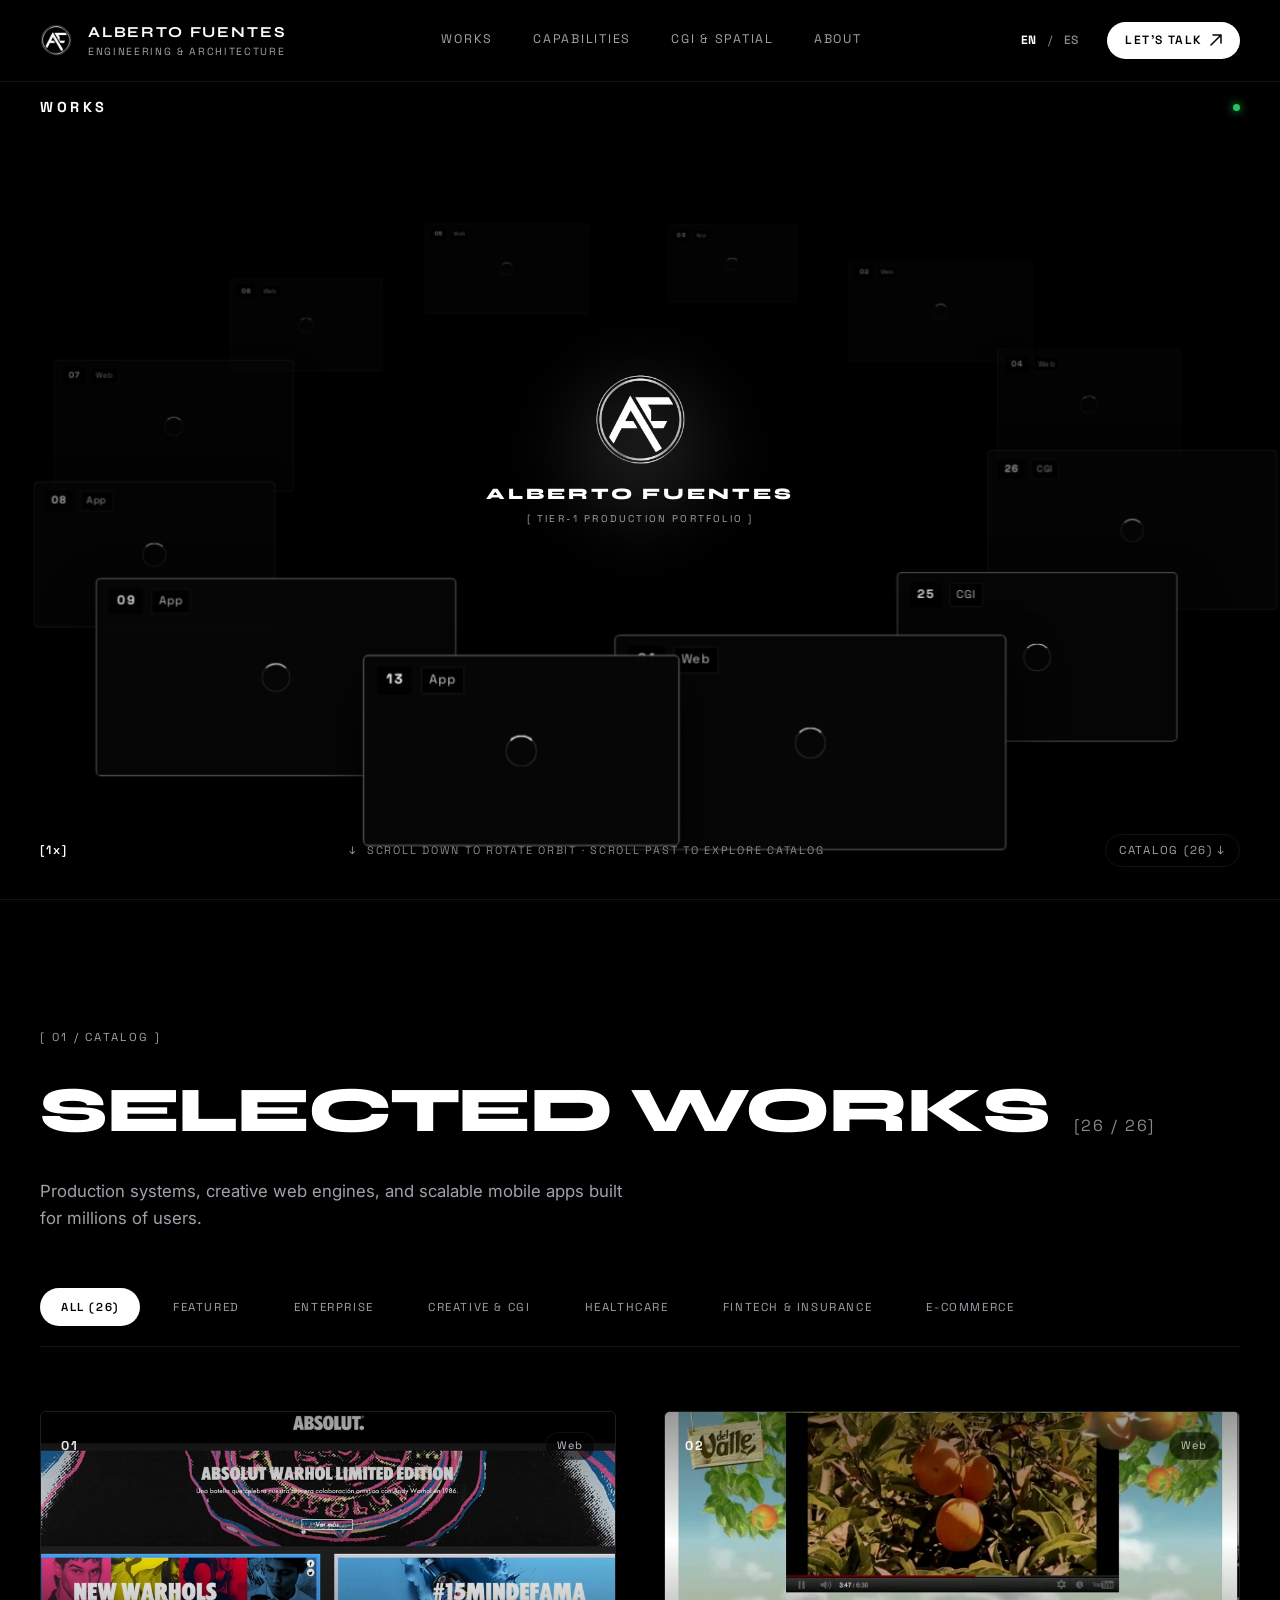
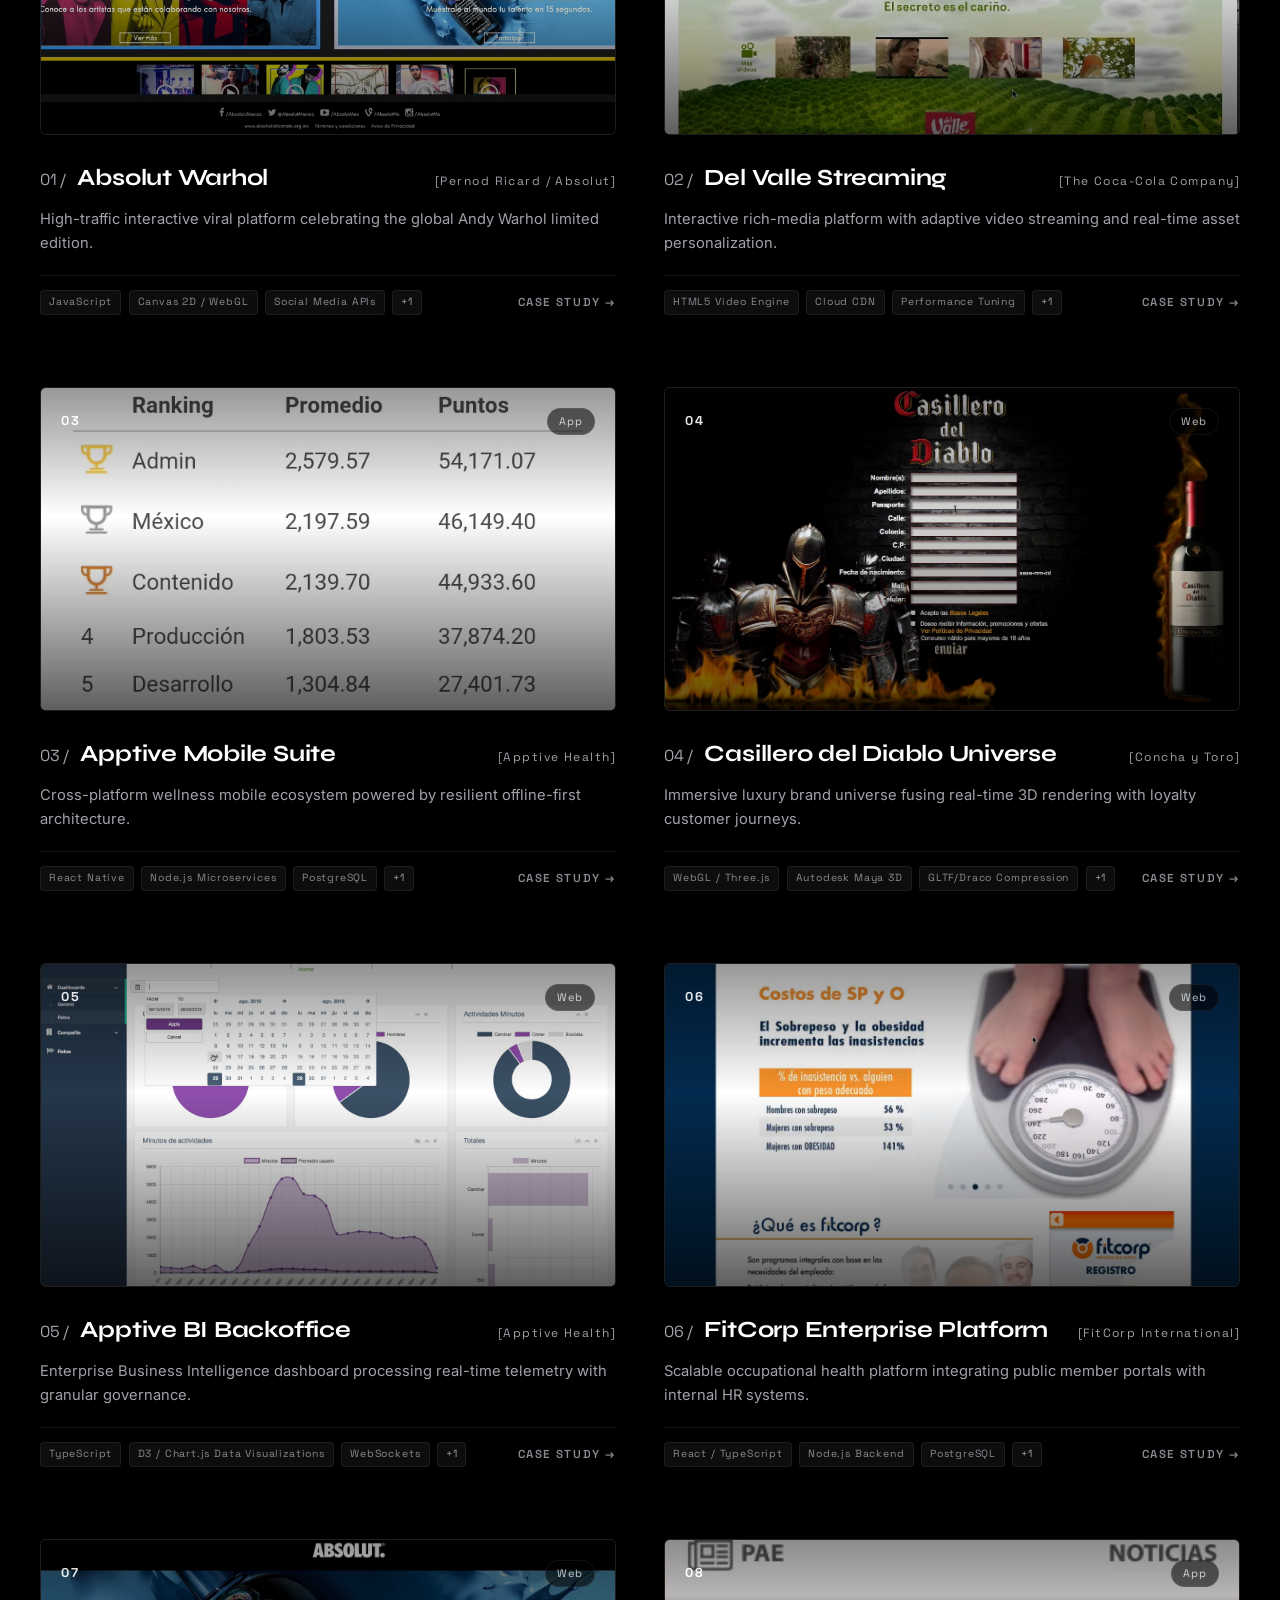
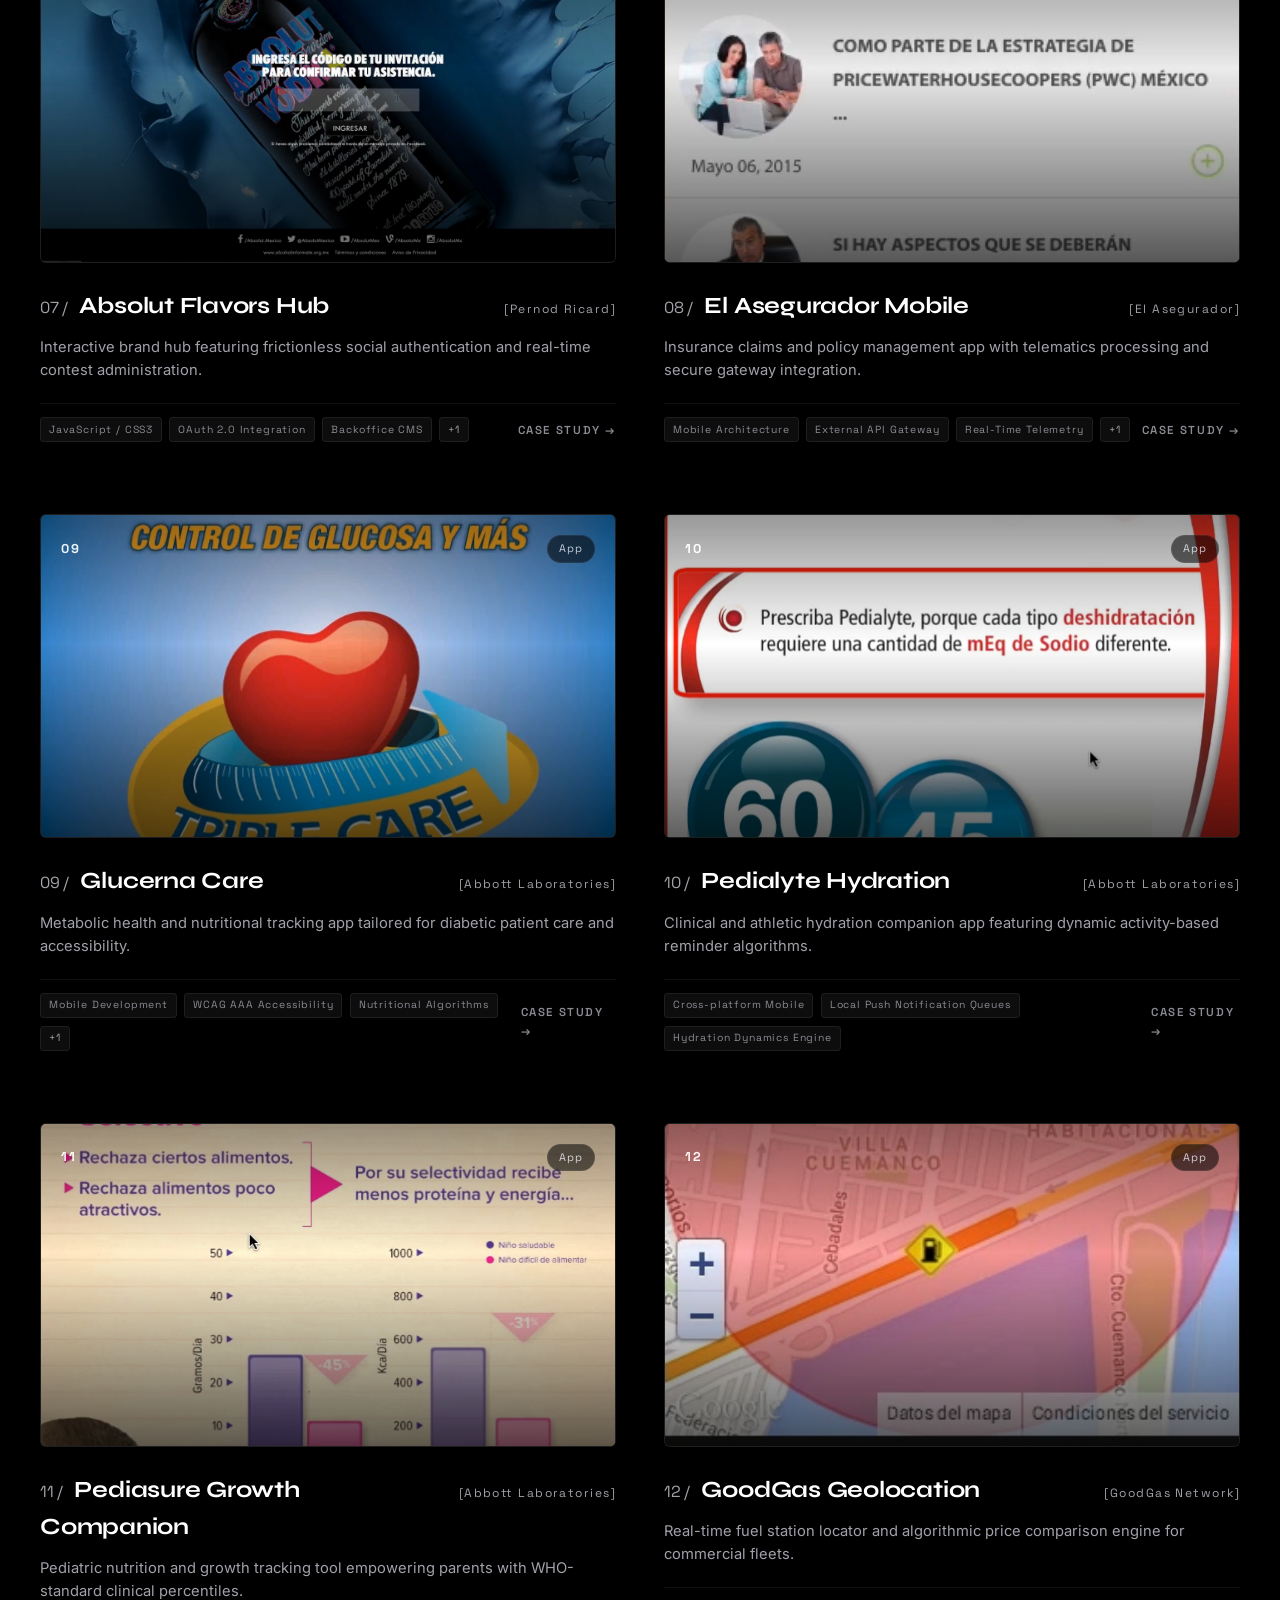
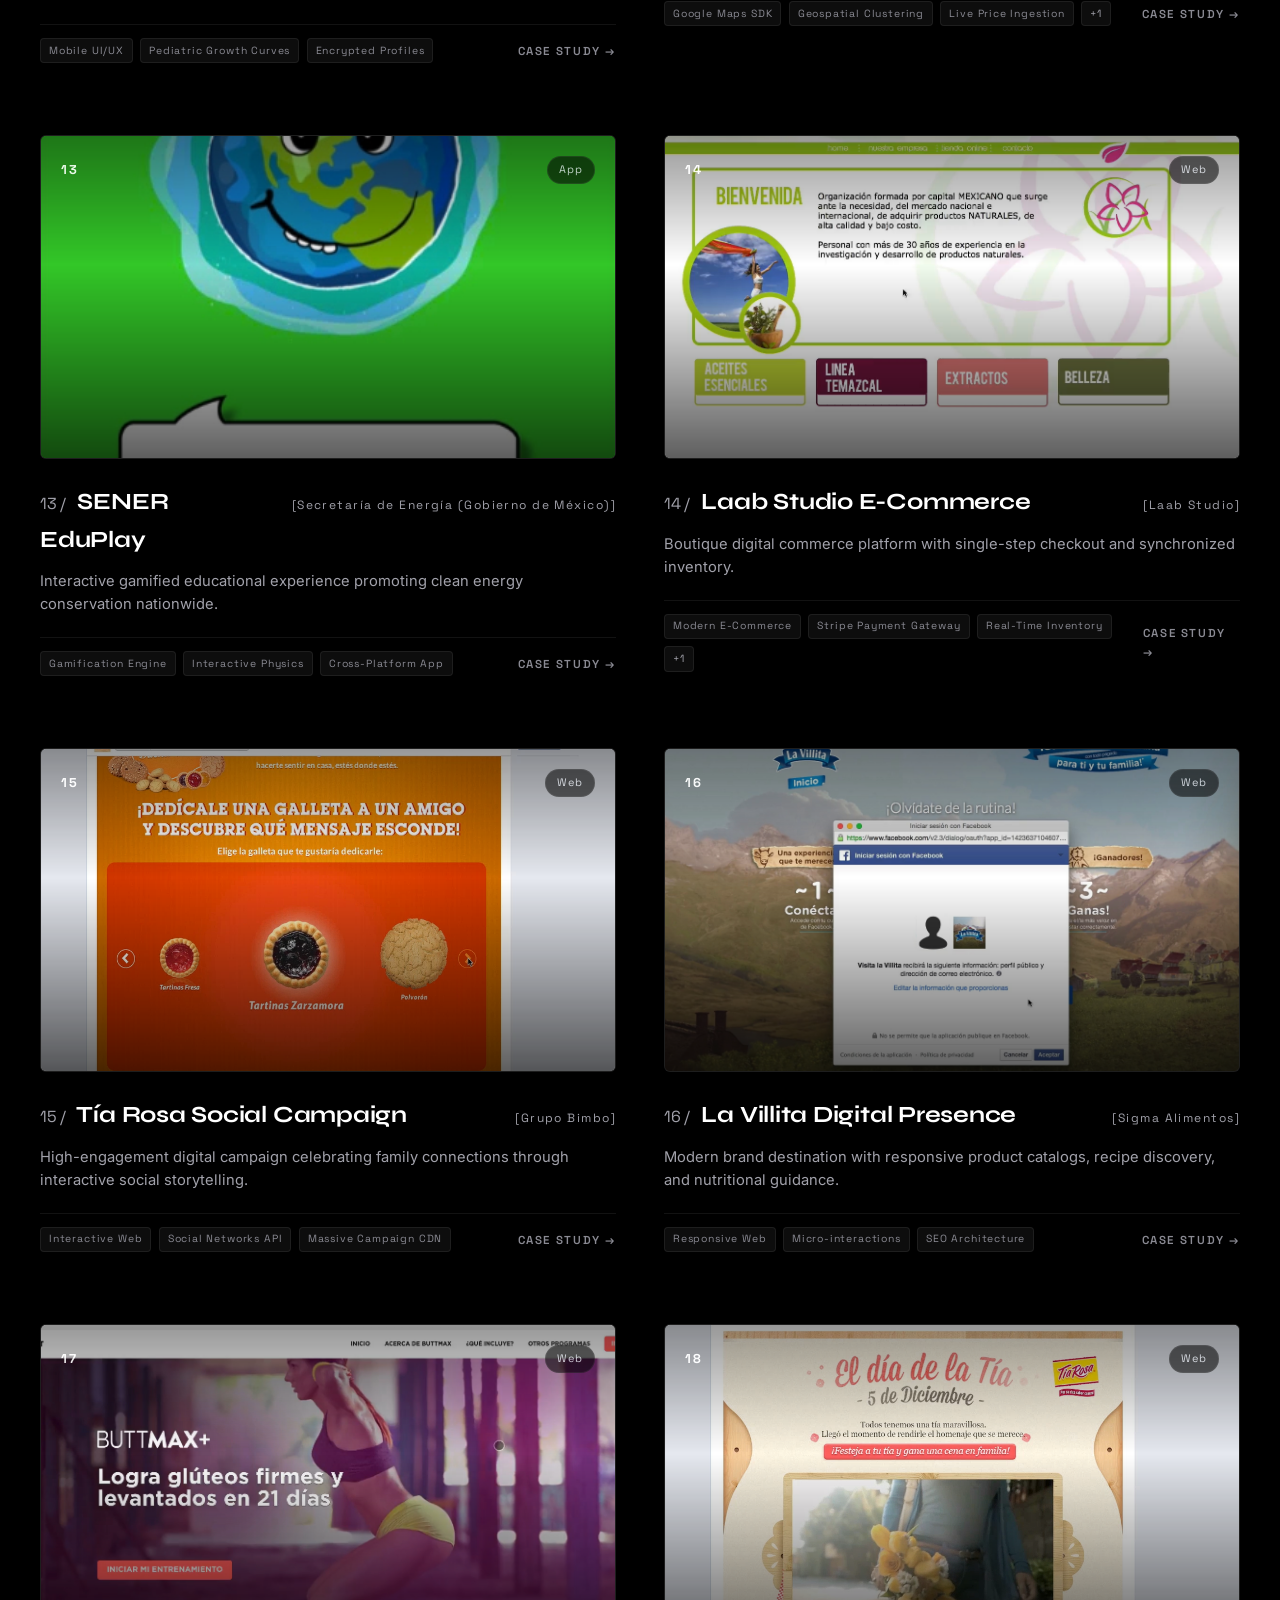
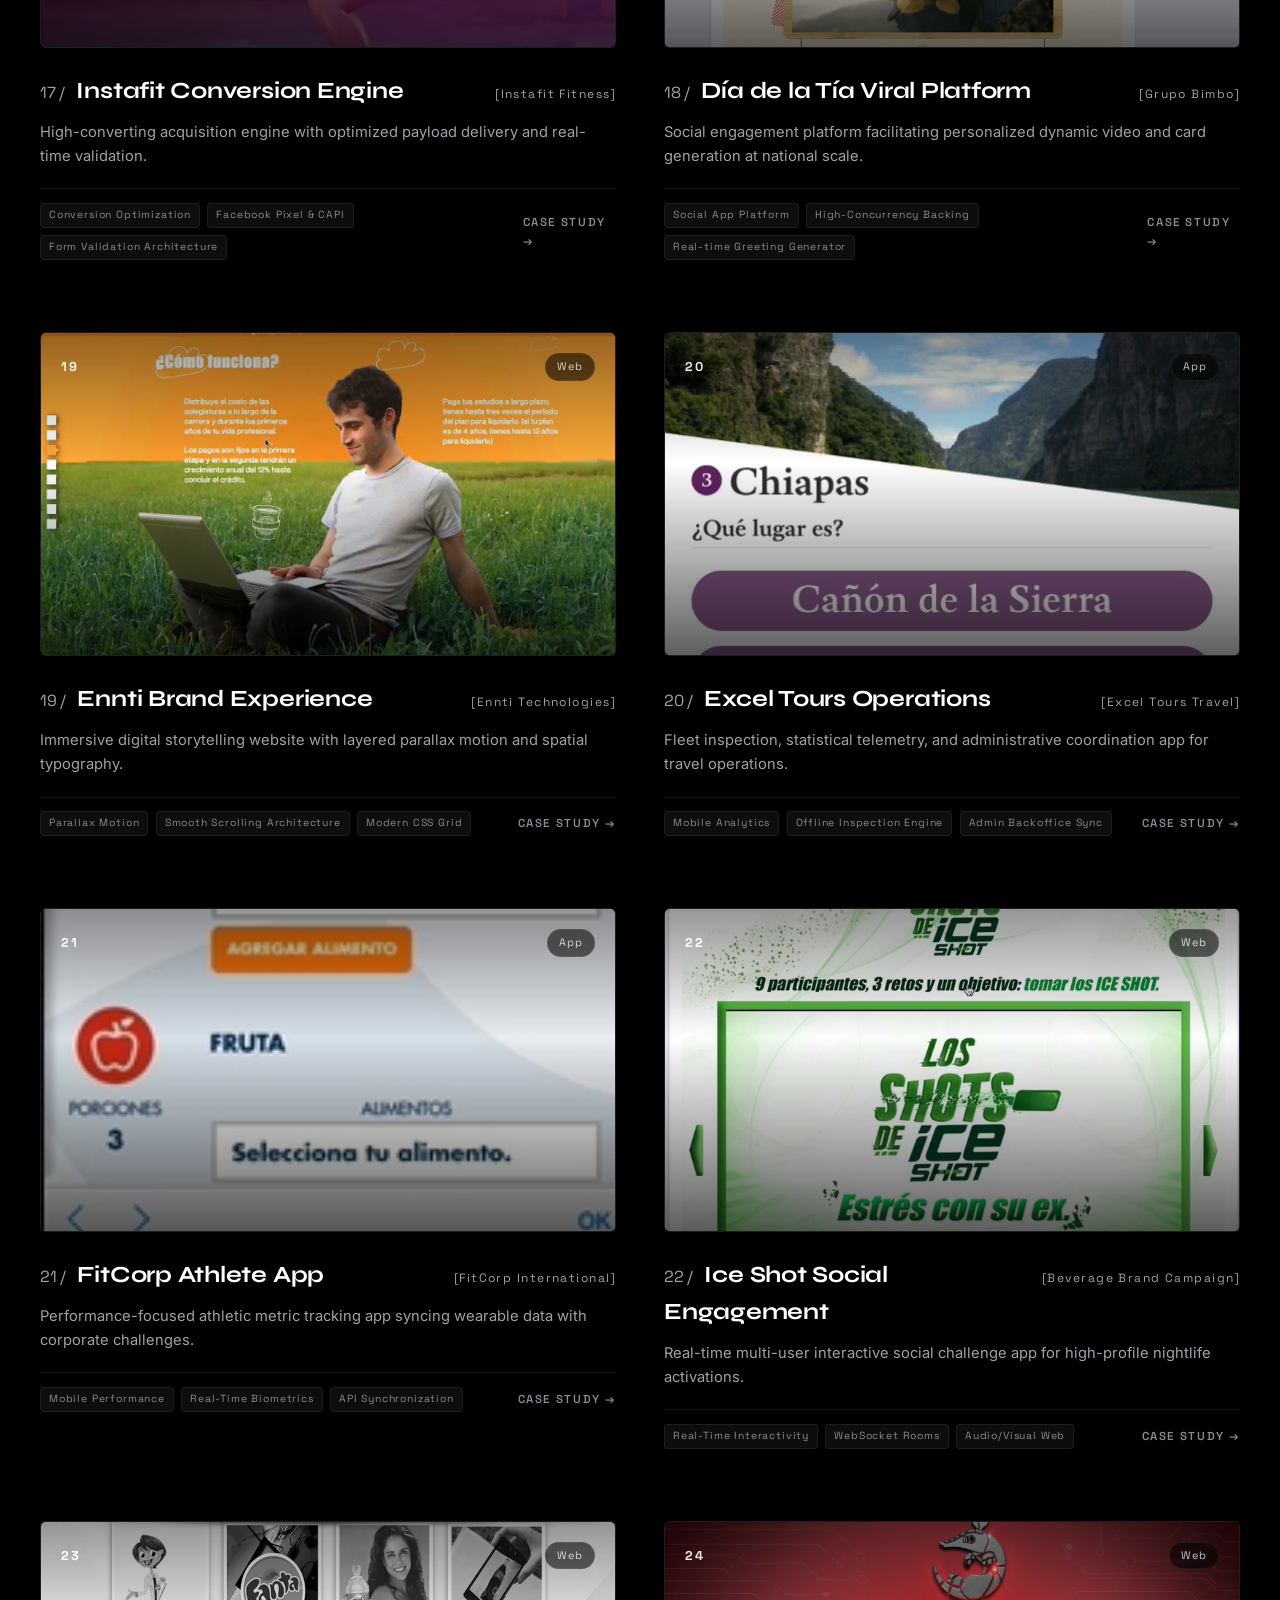
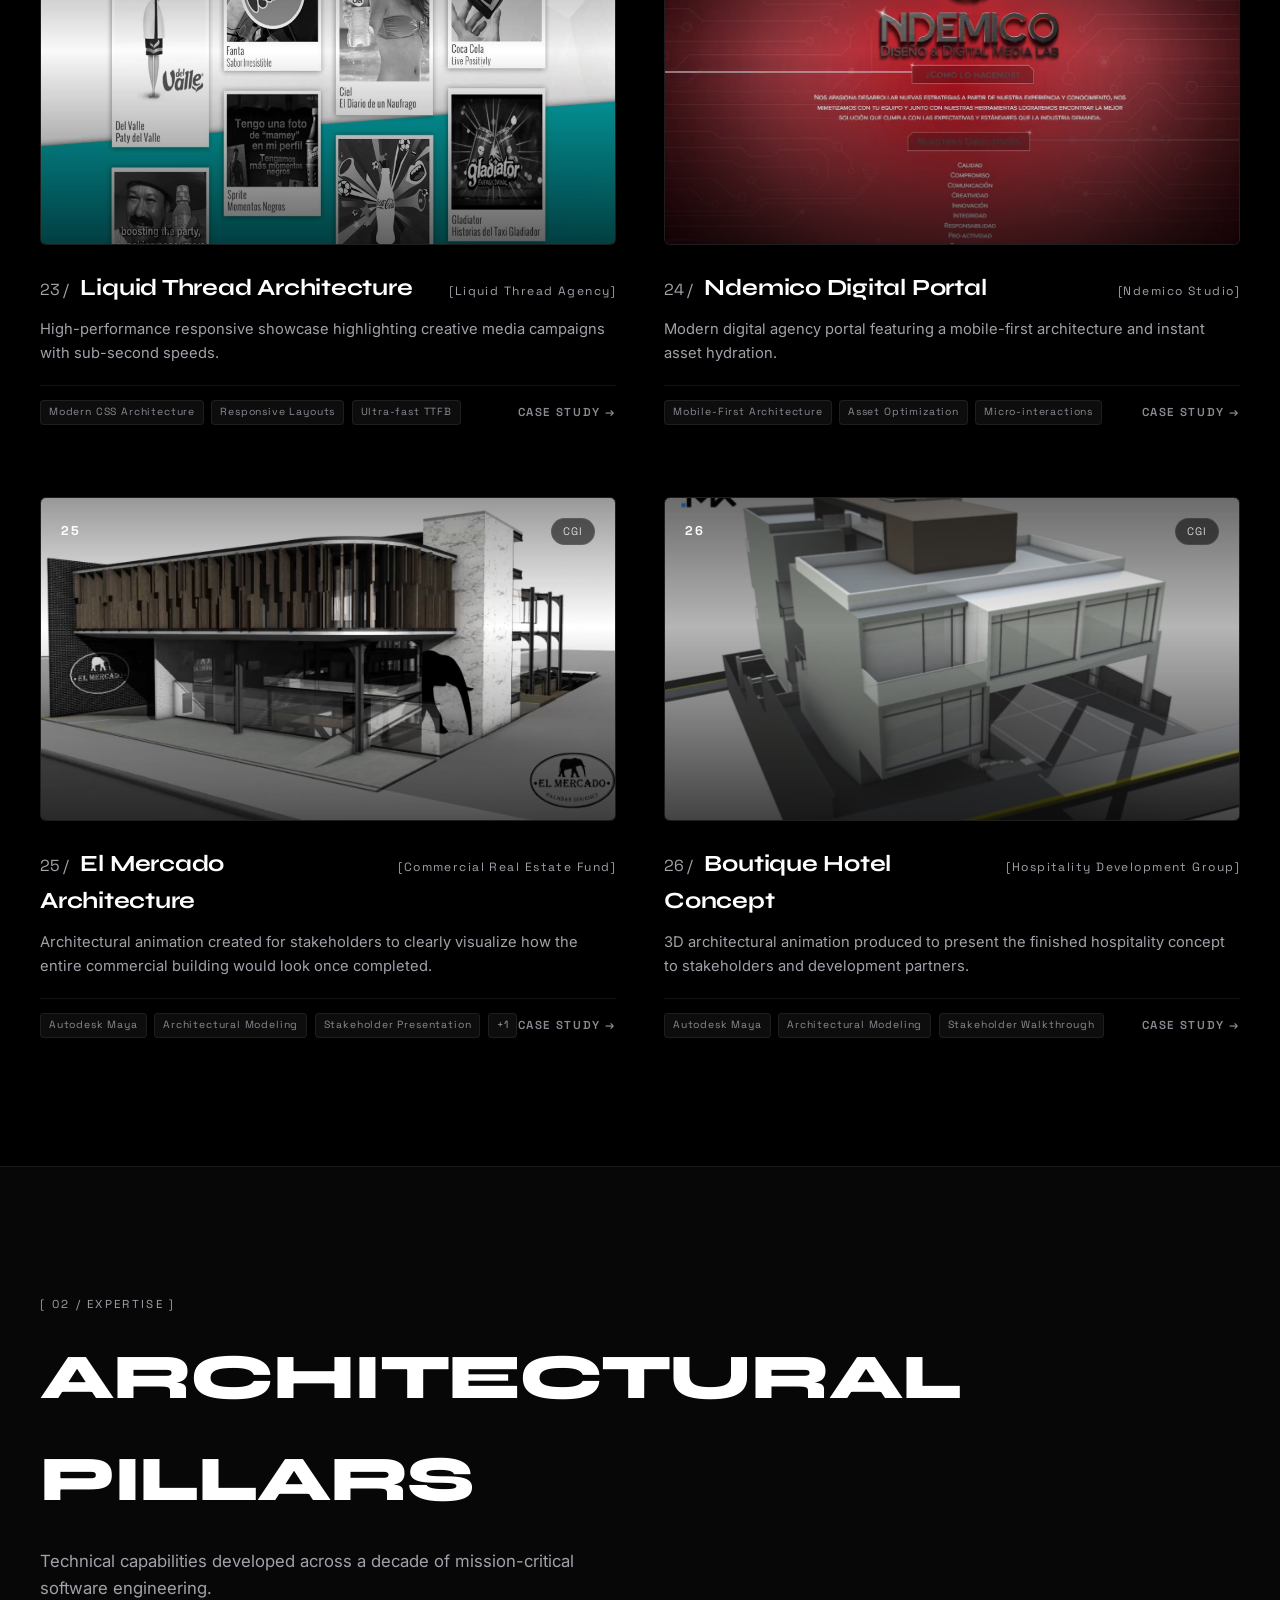
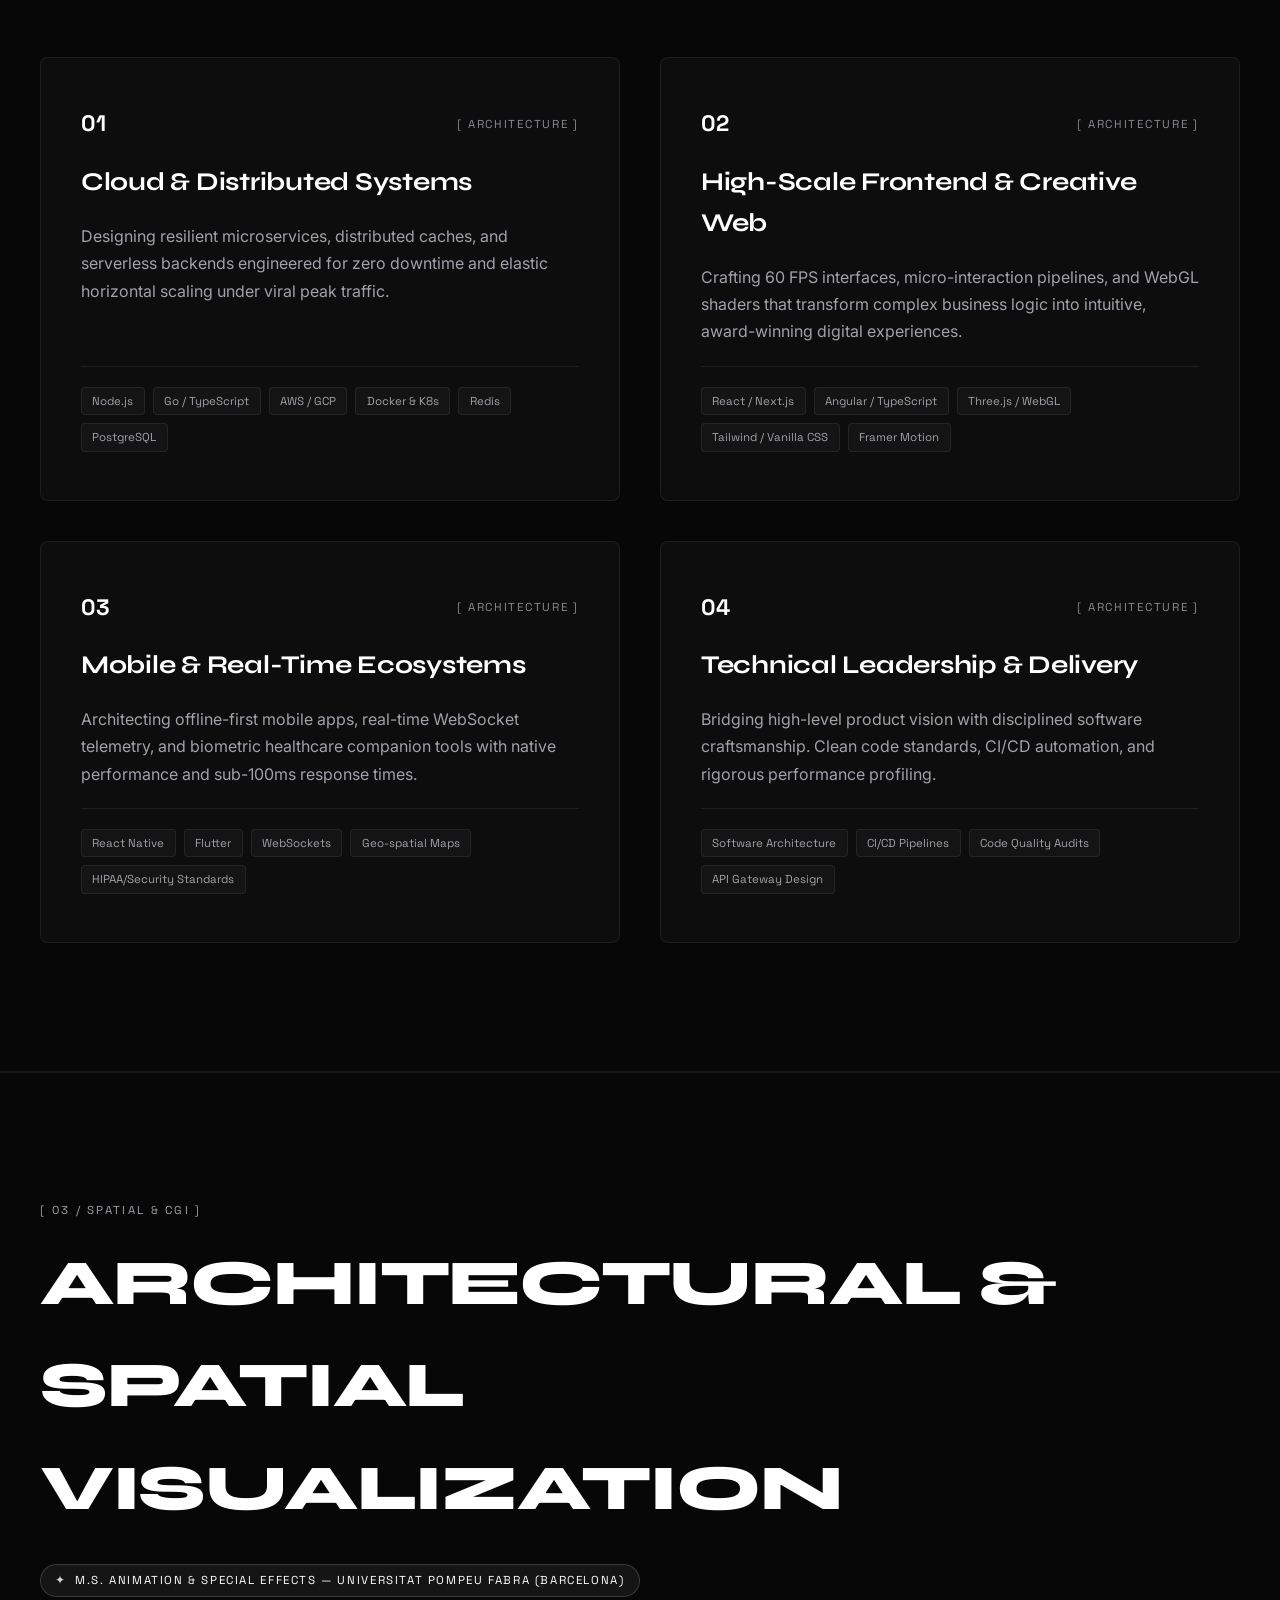
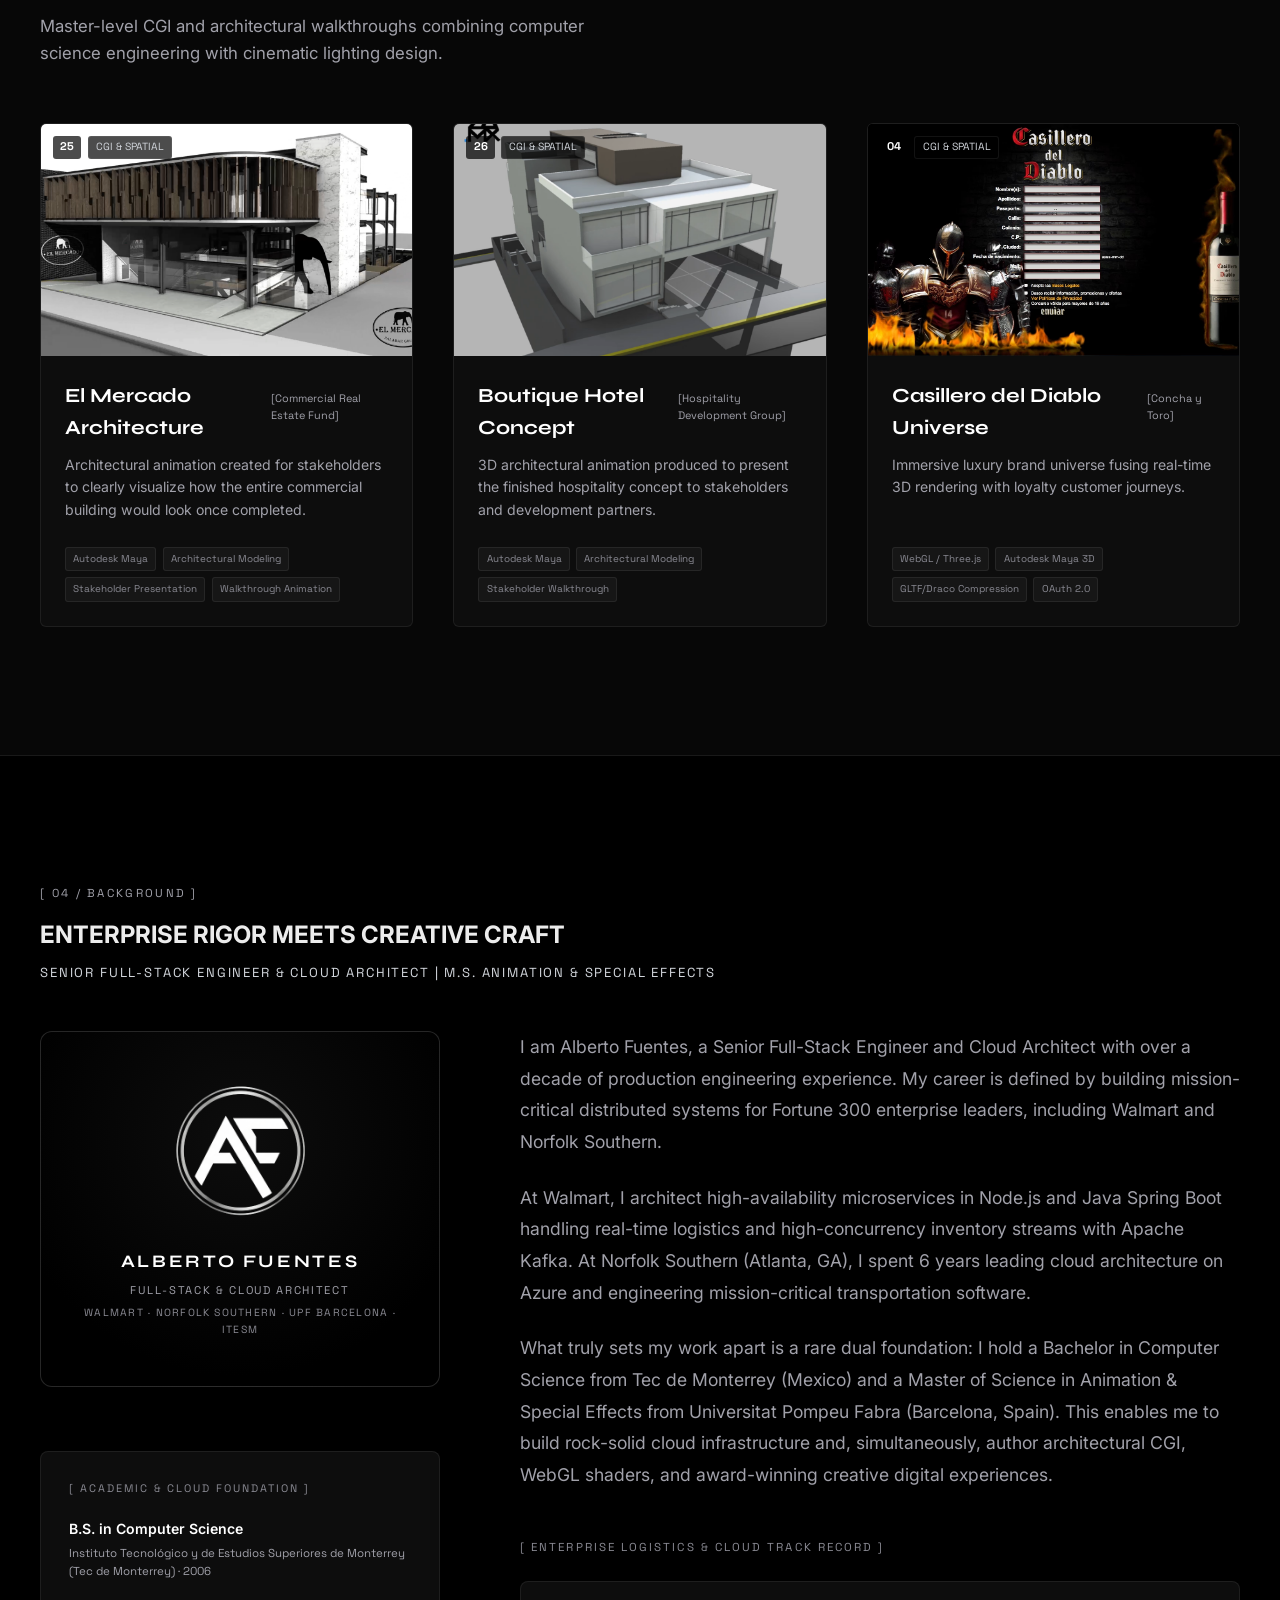
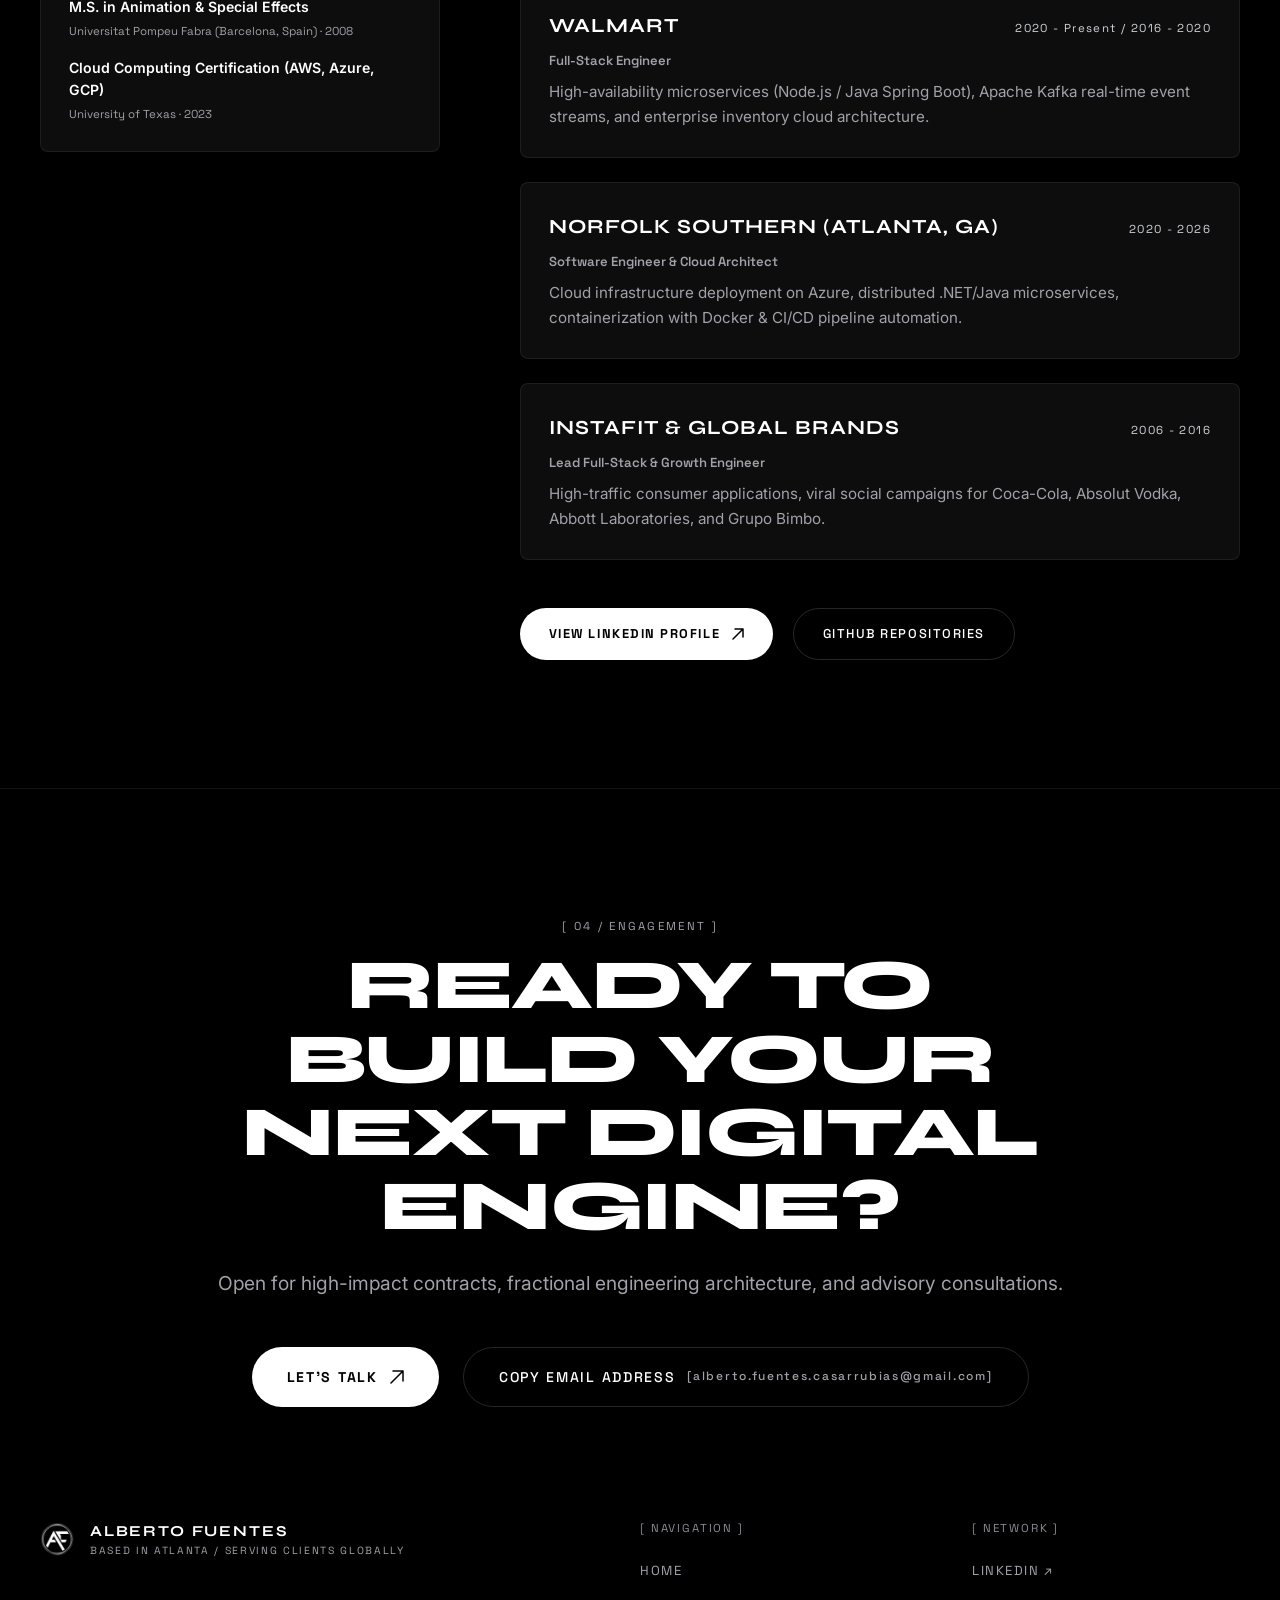
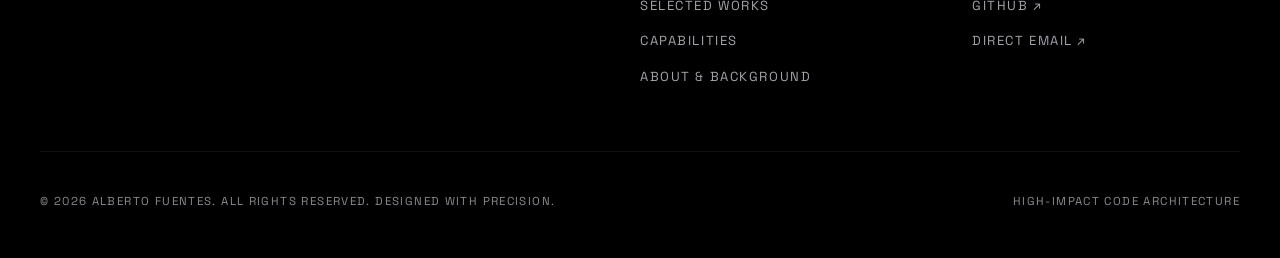
<file: index.html>
<!doctype html>
<html lang="en">
  <head>
    <meta charset="UTF-8" />
    <link rel="icon" type="image/svg+xml" href="data:image/svg+xml,%3Csvg width='200' height='200' viewBox='0 0 200 200' fill='none' xmlns='http://www.w3.org/2000/svg'%3E%3Ccircle cx='100' cy='100' r='91' stroke='%23FFFFFF' stroke-width='3.5' stroke-opacity='0.95'/%3E%3Ccircle cx='100' cy='100' r='83' stroke='%23FFFFFF' stroke-width='1.2' stroke-opacity='0.35'/%3E%3Cg fill='%23FFFFFF'%3E%3Cpath d='M 76 48 L 41 148 H 58 L 70 114 H 94 L 102 134 H 115 L 82 48 H 76 Z M 81 76 L 89 100 H 74 Z'/%3E%3Crect x='36' y='144' width='26' height='4' rx='0.5'/%3E%3Cpath d='M 114 48 H 128 V 148 H 114 Z'/%3E%3Cpath d='M 126 48 H 162 V 63 H 126 Z'/%3E%3Crect x='157' y='63' width='5' height='10'/%3E%3Cpath d='M 126 99 H 154 V 112 H 126 Z'/%3E%3Crect x='149' y='112' width='5' height='8'/%3E%3Crect x='107' y='144' width='28' height='4' rx='0.5'/%3E%3C/g%3E%3C/svg%3E" />
    <meta name="viewport" content="width=device-width, initial-scale=1.0" />
    <title>ALBERTO FUENTES — Senior Software Engineer & Cloud Architect</title>
    <meta name="description" content="Engineering high-impact digital products, scalable cloud architecture, and creative interactive experiences for tier-1 global brands." />
    
    <!-- Google Fonts Non-Blocking: Syne (Editorial), Space Grotesk (Tech Monospace), Inter (UI) -->
    <link rel="preconnect" href="https://fonts.googleapis.com">
    <link rel="preconnect" href="https://fonts.gstatic.com" crossorigin>
    <link rel="preload" as="style" href="https://fonts.googleapis.com/css2?family=Inter:wght@400;500;600;700&family=Space+Grotesk:wght@500;700&family=Syne:wght@700;800&display=swap" />
    <link rel="stylesheet" href="https://fonts.googleapis.com/css2?family=Inter:wght@400;500;600;700&family=Space+Grotesk:wght@500;700&family=Syne:wght@700;800&display=swap" media="print" onload="this.media='all'" />
    <noscript>
      <link rel="stylesheet" href="https://fonts.googleapis.com/css2?family=Inter:wght@400;500;600;700&family=Space+Grotesk:wght@500;700&family=Syne:wght@700;800&display=swap" />
    </noscript>
    
    <!-- Google tag (gtag.js) -->
    <link rel="preconnect" href="https://www.googletagmanager.com" crossorigin>
    <link rel="dns-prefetch" href="https://www.googletagmanager.com">
    <script async src="https://www.googletagmanager.com/gtag/js?id=G-4NB380ZWGW"></script>
    <script>
      window.dataLayer = window.dataLayer || [];
      function gtag(){dataLayer.push(arguments);}
      gtag('js', new Date());

      gtag('config', 'G-4NB380ZWGW');
    </script>
    <script type="module" crossorigin src="./assets/index-Dvr0SLJb.js"></script>
    <link rel="modulepreload" crossorigin href="./assets/rolldown-runtime-CbXtAM7H.js">
    <link rel="modulepreload" crossorigin href="./assets/motion-zl__KlT9.js">
    <link rel="modulepreload" crossorigin href="./assets/vendor-Yu7-CEN5.js">
    <link rel="stylesheet" crossorigin href="./assets/index-BpsZSS3d.css">
  </head>
  <body>
    <div id="root"></div>
  </body>
</html>
</file>
<file: assets/index-BpsZSS3d.css>
:root{--bg-pure:#000;--bg-dark:#070707;--bg-surface:#0d0d0d;--bg-surface-elevated:#141414;--border-hairline:#ffffff12;--border-subtle:#ffffff26;--border-bright:#ffffff59;--text-pure:#fff;--text-primary:#ececec;--text-muted:#a1a1aa;--text-dim:#8a8a93;--accent-silver:#d1d5db;--accent-platinum:#f3f4f6;--accent-active:#22c55e;--font-editorial:"Syne", sans-serif;--font-mono:"Space Grotesk", monospace;--font-ui:"Inter", -apple-system, BlinkMacSystemFont, "Segoe UI", Roboto, sans-serif;--transition-fast:.2s cubic-bezier(.16, 1, .3, 1);--transition-smooth:.4s cubic-bezier(.16, 1, .3, 1);--transition-slow:.7s cubic-bezier(.16, 1, .3, 1)}*,:before,:after{box-sizing:border-box;margin:0;padding:0}html{scroll-behavior:smooth;background-color:var(--bg-pure);color:var(--text-primary);font-family:var(--font-ui);-webkit-font-smoothing:antialiased;-moz-osx-font-smoothing:grayscale;width:100%;max-width:100vw;overflow-x:hidden}body{background-color:var(--bg-pure);width:100%;max-width:100vw;line-height:1.6;overflow-x:hidden}::-webkit-scrollbar{width:6px}::-webkit-scrollbar-track{background:var(--bg-pure)}::-webkit-scrollbar-thumb{background:#222;border-radius:3px}::-webkit-scrollbar-thumb:hover{background:#444}a{color:inherit;text-decoration:none}button{color:inherit;font:inherit;cursor:pointer;background:0 0;border:none}::selection{background:var(--text-pure);color:var(--bg-pure)}.cipher-header{z-index:1000;-webkit-backdrop-filter:blur(16px);border-bottom:1px solid var(--border-hairline);width:100%;transition:background-color var(--transition-fast), border-color var(--transition-fast);background-color:#000000bf;position:fixed;top:0;left:0}.cipher-header.scrolled{border-bottom-color:var(--border-subtle);background-color:#000000eb}.header-container{justify-content:space-between;align-items:center;max-width:1440px;margin:0 auto;padding:1.25rem 2.5rem;display:flex}.header-brand{align-items:center;gap:1rem;display:flex}.af-logo-wrapper{align-items:center;gap:.75rem;display:flex}.af-logo-svg{transition:transform var(--transition-smooth);display:block}.header-brand:hover .af-logo-svg{transform:scale(1.05)}.brand-text-block{flex-direction:column;display:flex}.brand-title{font-family:var(--font-editorial);letter-spacing:.12em;color:var(--text-pure);font-size:.95rem;font-weight:700}.brand-subtitle{font-family:var(--font-mono);letter-spacing:.16em;color:var(--text-muted);font-size:.65rem}.header-nav{align-items:center;gap:2.5rem;display:flex}.nav-link{font-family:var(--font-mono);letter-spacing:.14em;color:var(--text-muted);transition:color var(--transition-fast);padding:.5rem 0;font-size:.78rem;position:relative}.nav-link:hover{color:var(--text-pure)}.nav-link:after{content:"";background-color:var(--text-pure);width:0;height:1px;transition:width var(--transition-fast);position:absolute;bottom:0;left:0}.nav-link:hover:after{width:100%}.header-actions{align-items:center;gap:1.5rem;display:flex}.lang-switcher{font-family:var(--font-mono);letter-spacing:.1em;align-items:center;gap:.4rem;font-size:.75rem;display:flex}.lang-btn{color:var(--text-dim);transition:color var(--transition-fast);padding:.2rem .3rem;font-weight:500}.lang-btn.active{color:var(--text-pure);font-weight:700}.lang-btn:hover{color:var(--text-primary)}.lang-divider{color:var(--text-dim)}.cta-button-minimal{font-family:var(--font-mono);letter-spacing:.12em;color:var(--bg-pure);background-color:var(--text-pure);transition:transform var(--transition-fast), background-color var(--transition-fast), opacity var(--transition-fast);border-radius:9999px;align-items:center;gap:.5rem;padding:.55rem 1.15rem;font-size:.75rem;font-weight:600;display:inline-flex}.cta-button-minimal:hover{background-color:var(--accent-silver);transform:translateY(-1px)}.mobile-menu-toggle{width:42px;height:42px;color:var(--text-pure);border:1px solid var(--border-hairline);cursor:pointer;transition:background-color var(--transition-fast), border-color var(--transition-fast);background:#ffffff0f;border-radius:8px;flex-shrink:0;justify-content:center;align-items:center;padding:0;display:none}.mobile-menu-toggle:hover,.mobile-menu-toggle:active{border-color:var(--border-subtle);background:#ffffff1f}.mobile-menu-toggle svg{stroke:var(--text-pure);pointer-events:none;display:block}.mobile-nav-drawer{background-color:var(--bg-pure);border-bottom:1px solid var(--border-hairline);font-family:var(--font-mono);letter-spacing:.12em;flex-direction:column;gap:1.5rem;padding:2rem;display:flex}.btn-primary-cipher{background-color:var(--text-pure);color:var(--bg-pure);font-family:var(--font-mono);letter-spacing:.12em;transition:transform var(--transition-fast), background-color var(--transition-fast), box-shadow var(--transition-fast);border-radius:9999px;align-items:center;gap:.75rem;padding:.9rem 1.8rem;font-size:.8rem;font-weight:700;display:inline-flex}.btn-primary-cipher:hover{background-color:var(--accent-silver);transform:translateY(-2px);box-shadow:0 10px 30px #ffffff26}.btn-secondary-cipher{color:var(--text-pure);border:1px solid var(--border-subtle);font-family:var(--font-mono);letter-spacing:.12em;transition:border-color var(--transition-fast), background-color var(--transition-fast), transform var(--transition-fast);background-color:#0000;border-radius:9999px;align-items:center;gap:.75rem;padding:.9rem 1.8rem;font-size:.8rem;font-weight:500;display:inline-flex}.btn-secondary-cipher:hover{border-color:var(--text-pure);background-color:#ffffff0d;transform:translateY(-1px)}.btn-large{padding:1.1rem 2.2rem;font-size:.88rem}.cipher-hero{background:radial-gradient(circle at 50% 15%,#1e1e1e40 0%,#000 70%);align-items:center;min-height:100vh;padding-top:8rem;padding-bottom:5rem;display:flex;position:relative}.hero-container{width:100%;max-width:1440px;margin:0 auto;padding:0 2.5rem}.hero-telemetry{border-bottom:1px solid var(--border-hairline);justify-content:space-between;align-items:center;margin-bottom:2.5rem;padding-bottom:1.25rem;display:flex}.status-pill{font-family:var(--font-mono);letter-spacing:.14em;color:var(--text-muted);align-items:center;gap:.6rem;font-size:.72rem;display:inline-flex}.pulse-dot{background-color:var(--accent-active);width:7px;height:7px;box-shadow:0 0 10px var(--accent-active);border-radius:50%;animation:2s infinite pulse}@keyframes pulse{0%{opacity:.8;transform:scale(.95)}50%{opacity:1;transform:scale(1.3)}to{opacity:.8;transform:scale(.95)}}.telemetry-meta{font-family:var(--font-mono);letter-spacing:.14em;color:var(--text-dim);gap:.6rem;font-size:.72rem;display:flex}.meta-sep{color:var(--border-subtle)}.hero-headline-block{margin-bottom:3.5rem}.hero-giant-title{font-family:var(--font-editorial);letter-spacing:-.03em;text-transform:uppercase;color:var(--text-pure);flex-direction:column;font-size:clamp(2.8rem,7.5vw,6.8rem);font-weight:800;line-height:.95;display:flex}.title-row-italic{color:var(--accent-silver);font-style:italic;font-weight:400}.hero-bottom-grid{grid-template-columns:1.4fr 1fr;align-items:flex-end;gap:3rem;margin-bottom:4rem;display:grid}.hero-subtitle{color:var(--text-muted);max-width:680px;font-size:1.15rem;line-height:1.7}.hero-actions-group{flex-wrap:wrap;justify-content:flex-end;gap:1.25rem;display:flex}.hero-metrics-strip{border-top:1px solid var(--border-hairline);border-bottom:1px solid var(--border-hairline);grid-template-columns:repeat(3,1fr);gap:2rem;margin-bottom:4rem;padding:2.5rem 0;display:grid}.metric-box{flex-direction:column;gap:.35rem;display:flex}.metric-value{font-family:var(--font-mono);color:var(--text-pure);letter-spacing:-.02em;font-size:clamp(1.8rem,3.5vw,2.5rem);font-weight:700}.metric-label{font-family:var(--font-mono);letter-spacing:.12em;color:var(--text-muted);text-transform:uppercase;font-size:.72rem}.hero-showreel-card{border:1px solid var(--border-hairline);background-color:var(--bg-surface);border-radius:8px;overflow:hidden}.showreel-media-wrapper{aspect-ratio:21/9;background-color:#000;width:100%;position:relative;overflow:hidden}.showreel-video{object-fit:cover;opacity:.85;width:100%;height:100%;transition:opacity var(--transition-slow), transform var(--transition-slow)}.hero-showreel-card:hover .showreel-video{opacity:1;transform:scale(1.02)}.showreel-overlay{background:linear-gradient(#0000 0%,#000000d9 100%);justify-content:space-between;align-items:center;width:100%;padding:1.5rem 2rem;display:flex;position:absolute;bottom:0;left:0}.showreel-badge{align-items:center;gap:.85rem;display:flex}.badge-tag{font-family:var(--font-mono);letter-spacing:.15em;color:var(--text-pure);font-size:.75rem}.badge-title{font-family:var(--font-editorial);letter-spacing:.08em;color:var(--accent-silver);text-transform:uppercase;font-size:.9rem}.showreel-status{font-family:var(--font-mono);letter-spacing:.15em;color:var(--text-muted);font-size:.7rem}.cipher-works-section{background-color:var(--bg-pure);padding:8rem 0}.works-container{max-width:1440px;margin:0 auto;padding:0 2.5rem}.section-header-block{margin-bottom:3.5rem}.section-pre-title{font-family:var(--font-mono);letter-spacing:.2em;color:var(--text-muted);text-transform:uppercase;margin-bottom:.85rem;font-size:.72rem}.section-main-heading-row{align-items:baseline;gap:1.5rem;margin-bottom:1rem;display:flex}.section-title{font-family:var(--font-editorial);letter-spacing:-.02em;color:var(--text-pure);text-transform:uppercase;font-size:clamp(2.2rem,5vw,4rem);font-weight:800}.total-projects-counter{font-family:var(--font-mono);letter-spacing:.12em;color:var(--text-muted);font-size:1rem}.section-subtext{color:var(--text-muted);max-width:600px;font-size:1.05rem}.cipher-filters-bar{border-bottom:1px solid var(--border-hairline);margin-bottom:4rem;padding-bottom:1.25rem;overflow-x:auto}.filters-scroll-track{gap:.75rem;min-width:max-content;display:flex}.filter-tab-btn{font-family:var(--font-mono);letter-spacing:.14em;color:var(--text-muted);transition:all var(--transition-fast);border:1px solid #0000;border-radius:9999px;padding:.55rem 1.25rem;font-size:.72rem}.filter-tab-btn:hover{color:var(--text-pure);background-color:#ffffff0d}.filter-tab-btn.active{color:var(--bg-pure);background-color:var(--text-pure);font-weight:600}.cipher-projects-grid{grid-template-columns:repeat(2,1fr);gap:4.5rem 3rem;display:grid}.cipher-project-card{cursor:pointer;flex-direction:column;display:flex}.project-media-frame{aspect-ratio:16/9;background-color:var(--bg-surface);border:1px solid var(--border-hairline);border-radius:6px;width:100%;margin-bottom:1.5rem;position:relative;overflow:hidden}.project-img-poster{object-fit:cover;width:100%;height:100%;transition:transform var(--transition-smooth), opacity var(--transition-fast);position:absolute;top:0;left:0}.project-img-poster.fade-out{opacity:0}.project-video-preview{object-fit:cover;width:100%;height:100%;position:absolute;top:0;left:0}.cipher-project-card:hover .project-img-poster{transform:scale(1.04)}.project-media-overlay{opacity:.9;width:100%;height:100%;transition:opacity var(--transition-fast);z-index:2;background:linear-gradient(#00000073 0%,#0000 40%,#000000b3 100%);flex-direction:column;justify-content:space-between;padding:1.25rem;display:flex;position:absolute;top:0;left:0}.overlay-top{justify-content:space-between;align-items:center;display:flex}.media-index{font-family:var(--font-mono);letter-spacing:.15em;color:var(--text-pure);font-size:.8rem;font-weight:700}.media-type-pill{font-family:var(--font-mono);letter-spacing:.12em;border:1px solid var(--border-hairline);color:var(--accent-silver);background-color:#000000a6;border-radius:9999px;padding:.25rem .65rem;font-size:.68rem}.overlay-center{opacity:0;transition:all var(--transition-fast);justify-content:center;align-items:center;display:flex;transform:translateY(8px)}.cipher-project-card:hover .overlay-center{opacity:1;transform:translateY(0)}.explore-badge{font-family:var(--font-mono);letter-spacing:.14em;background-color:var(--text-pure);color:var(--bg-pure);border-radius:9999px;align-items:center;gap:.5rem;padding:.55rem 1.2rem;font-size:.72rem;font-weight:700;display:inline-flex}.project-info-block{flex-direction:column;gap:.75rem;display:flex}.info-header-row{justify-content:space-between;align-items:baseline;gap:1rem;display:flex}.project-card-title{font-family:var(--font-editorial);color:var(--text-pure);letter-spacing:-.01em;transition:color var(--transition-fast);font-size:1.45rem;font-weight:700}.cipher-project-card:hover .project-card-title{color:var(--accent-silver)}.num-prefix{font-family:var(--font-mono);color:var(--text-muted);margin-right:.35rem;font-size:1rem;font-weight:400}.client-badge{font-family:var(--font-mono);letter-spacing:.12em;color:var(--text-muted);white-space:nowrap;font-size:.75rem}.project-card-summary{color:var(--text-muted);font-size:.92rem;line-height:1.6}.project-card-footer{border-top:1px solid var(--border-hairline);justify-content:space-between;align-items:center;margin-top:.5rem;padding-top:.85rem;display:flex}.stack-pill-row{flex-wrap:wrap;gap:.45rem;display:flex}.tech-pill{font-family:var(--font-mono);letter-spacing:.08em;color:var(--text-dim);background-color:var(--bg-surface);border:1px solid var(--border-hairline);border-radius:4px;padding:.2rem .5rem;font-size:.65rem}.tech-pill-more{color:var(--text-muted)}.open-link-indicator{font-family:var(--font-mono);letter-spacing:.14em;color:var(--text-dim);transition:color var(--transition-fast), transform var(--transition-fast);font-size:.72rem;font-weight:600}.cipher-project-card:hover .open-link-indicator{color:var(--text-pure);transform:translate(3px)}.cipher-modal-backdrop{z-index:200000;-webkit-backdrop-filter:blur(25px);-webkit-overflow-scrolling:touch;background-color:#000000eb;justify-content:center;align-items:flex-start;width:100vw;height:100vh;padding:3rem 1.25rem 2rem;display:flex;position:fixed;inset:0;overflow-y:auto}.cipher-modal-dialog{background-color:var(--bg-dark);border:1px solid var(--border-subtle);border-radius:12px;width:100%;max-width:1040px;max-height:90vh;margin:auto;animation:.3s cubic-bezier(.16,1,.3,1) slideUp;position:relative;overflow-y:auto;box-shadow:0 30px 80px #000c}@keyframes slideUp{0%{opacity:0;transform:translateY(24px)}to{opacity:1;transform:translateY(0)}}.modal-top-bar{border-bottom:1px solid var(--border-hairline);-webkit-backdrop-filter:blur(10px);backdrop-filter:blur(10px);z-index:10;background-color:#070707f2;justify-content:space-between;align-items:center;padding:1.5rem 2.25rem;display:flex;position:sticky;top:0}.modal-badge-group{align-items:center;gap:.85rem;display:flex}.modal-meta-index{font-family:var(--font-mono);color:var(--text-pure);font-size:.9rem;font-weight:700}.modal-badge-text{font-family:var(--font-mono);letter-spacing:.16em;color:var(--text-muted);font-size:.72rem}.modal-close-btn{font-family:var(--font-mono);letter-spacing:.14em;color:var(--text-muted);transition:color var(--transition-fast);align-items:center;gap:.6rem;padding:.4rem .6rem;font-size:.75rem;display:flex}.modal-close-btn:hover{color:var(--text-pure)}.close-x{font-size:1rem}.video-loader-overlay{z-index:5;background:radial-gradient(circle,#151515 0%,#050505 100%);flex-direction:column;justify-content:center;align-items:center;gap:1.25rem;width:100%;height:100%;transition:opacity .3s;display:flex;position:absolute;top:0;left:0}.loader-pulse-ring{border:1px solid #fff3;border-radius:50%;width:90px;height:90px;animation:1.8s cubic-bezier(.215,.61,.355,1) infinite pulseRing;position:absolute}@keyframes pulseRing{0%{opacity:.8;transform:scale(.6)}to{opacity:0;transform:scale(1.4)}}.loader-spinner{border:2px solid #ffffff1a;border-top-color:var(--text-pure);border-radius:50%;width:38px;height:38px;animation:.85s linear infinite spin}@keyframes spin{to{transform:rotate(360deg)}}.loader-text{font-family:var(--font-mono);letter-spacing:.2em;color:var(--text-muted);text-transform:uppercase;font-size:.68rem}.modal-video-element.video-buffering{opacity:0}.modal-video-element.video-ready{opacity:1;transition:opacity .45s ease-in}.card-buffer-loader{z-index:2;background:#0a0a0ab3;justify-content:center;align-items:center;width:100%;height:100%;display:flex;position:absolute;top:0;left:0}.buffer-spinner{border:1.5px solid #ffffff26;border-top-color:var(--text-pure);border-radius:50%;width:24px;height:24px;animation:.75s linear infinite spin}.constellation-video.loading{opacity:.35}.constellation-video.loaded{opacity:1;transition:opacity .4s}.card-mini-loader{border:1px solid var(--border-hairline);z-index:5;font-family:var(--font-mono);letter-spacing:.12em;color:var(--text-muted);background:#000000bf;border-radius:9999px;align-items:center;gap:.4rem;padding:.2rem .5rem;font-size:.62rem;display:flex;position:absolute;top:.75rem;right:.75rem}.mini-loader-dot{background-color:#eab308;border-radius:50%;width:5px;height:5px;animation:1s infinite pulse}.modal-media-stage{aspect-ratio:16/9;background-color:#000;width:100%;position:relative;overflow:hidden}.modal-video-element,.modal-image-fallback{object-fit:cover;width:100%;height:100%}.modal-audio-badge-btn{z-index:10;-webkit-backdrop-filter:blur(12px);backdrop-filter:blur(12px);color:#fff;font-family:var(--font-mono);letter-spacing:.12em;cursor:pointer;background:#0a0a0ad9;border:1px solid #ffffff40;border-radius:9999px;align-items:center;gap:.5rem;padding:.5rem 1rem;font-size:.72rem;font-weight:600;transition:all .2s;display:inline-flex;position:absolute;top:1.5rem;right:1.5rem;box-shadow:0 4px 20px #00000080}.modal-audio-badge-btn:hover{background:#ffffff26;border-color:#fff;transform:translateY(-2px)}.modal-content-body{padding:3rem 2.5rem}.modal-header-hero{border-bottom:1px solid var(--border-hairline);margin-bottom:3.5rem;padding-bottom:2.5rem}.modal-category-label{font-family:var(--font-mono);letter-spacing:.15em;color:var(--text-muted);text-transform:uppercase;font-size:.75rem}.modal-project-title{font-family:var(--font-editorial);color:var(--text-pure);letter-spacing:-.02em;margin-top:.4rem;margin-bottom:2rem;font-size:clamp(2rem,4vw,3.2rem);font-weight:800}.modal-meta-grid{grid-template-columns:repeat(3,1fr);gap:2rem;display:grid}.meta-col{flex-direction:column;gap:.35rem;display:flex}.meta-col-title{font-family:var(--font-mono);letter-spacing:.16em;color:var(--text-dim);text-transform:uppercase;font-size:.68rem}.meta-col-val{color:var(--text-primary);font-size:.95rem;font-weight:600}.modal-stack-tags{flex-wrap:wrap;gap:.4rem;display:flex}.modal-tech-tag{font-family:var(--font-mono);background-color:var(--bg-surface-elevated);border:1px solid var(--border-hairline);color:var(--accent-silver);border-radius:4px;padding:.2rem .5rem;font-size:.65rem}.modal-star-container{flex-direction:column;gap:2.5rem;display:flex}.star-card{background-color:var(--bg-surface);border:1px solid var(--border-hairline);border-radius:8px;padding:2rem;position:relative}.star-card-header{align-items:center;gap:1rem;margin-bottom:1rem;display:flex}.star-step-num{font-family:var(--font-mono);color:var(--text-pure);font-size:1.1rem;font-weight:700}.star-step-title{font-family:var(--font-mono);letter-spacing:.16em;color:var(--accent-silver);text-transform:uppercase;font-size:.8rem}.star-step-content{color:var(--text-muted);font-size:1.05rem;line-height:1.75}.modal-footer-bar{border-top:1px solid var(--border-hairline);background-color:var(--bg-surface);justify-content:space-between;align-items:center;padding:1.5rem 2.5rem;display:flex}.cipher-capabilities-section{background-color:var(--bg-dark);border-top:1px solid var(--border-hairline);border-bottom:1px solid var(--border-hairline);padding:8rem 0}.capabilities-container{max-width:1440px;margin:0 auto;padding:0 2.5rem}.pillars-grid{grid-template-columns:repeat(2,1fr);gap:2.5rem;display:grid}.pillar-card{background-color:var(--bg-surface);border:1px solid var(--border-hairline);transition:border-color var(--transition-fast), transform var(--transition-fast);border-radius:8px;flex-direction:column;gap:1.25rem;padding:3rem 2.5rem;display:flex}.pillar-card:hover{border-color:var(--border-subtle);transform:translateY(-2px)}.pillar-header{justify-content:space-between;align-items:center;display:flex}.pillar-num{font-family:var(--font-mono);color:var(--text-pure);font-size:1.4rem;font-weight:700}.pillar-bracket{font-family:var(--font-mono);letter-spacing:.15em;color:var(--text-dim);font-size:.72rem}.pillar-title{font-family:var(--font-editorial);color:var(--text-pure);letter-spacing:-.01em;font-size:1.6rem;font-weight:700}.pillar-description{color:var(--text-muted);font-size:1rem;line-height:1.7}.pillar-tags-row{border-top:1px solid var(--border-hairline);flex-wrap:wrap;gap:.5rem;margin-top:auto;padding-top:1.25rem;display:flex}.pillar-tag{font-family:var(--font-mono);color:var(--text-muted);border:1px solid var(--border-hairline);background-color:#ffffff08;border-radius:4px;padding:.25rem .65rem;font-size:.72rem}.cipher-about-section{background-color:var(--bg-pure);padding:8rem 0}.about-container{max-width:1440px;margin:0 auto;padding:0 2.5rem}.about-grid{grid-template-columns:400px 1fr;align-items:flex-start;gap:5rem;display:grid}.about-visual-col{flex-direction:column;align-items:center;gap:2rem;display:flex;position:sticky;top:6.5rem}.about-seal-card{border:1px solid var(--border-subtle);text-align:center;background:radial-gradient(circle at 50% 30%,#ffffff0d 0%,#000 75%);border-radius:12px;flex-direction:column;align-items:center;gap:1.75rem;width:100%;max-width:400px;padding:3rem 2.5rem;display:flex}.about-seal-labels{flex-direction:column;gap:.35rem;display:flex}.seal-title{font-family:var(--font-editorial);letter-spacing:.15em;color:var(--text-pure);font-size:1.1rem;font-weight:700}.seal-role{font-family:var(--font-mono);letter-spacing:.15em;color:var(--text-muted);font-size:.7rem}.seal-coords{font-family:var(--font-mono);letter-spacing:.12em;color:var(--text-dim);font-size:.65rem}.cipher-spatial-section{background-color:var(--bg-dark);border-top:1px solid var(--border-hairline);border-bottom:1px solid var(--border-hairline);padding:8rem 0}.spatial-container{max-width:1440px;margin:0 auto;padding:0 2.5rem}.spatial-heading-row{flex-wrap:wrap;justify-content:space-between;align-items:baseline;gap:1.5rem;margin-bottom:1rem;display:flex}.credentials-pill{font-family:var(--font-mono);letter-spacing:.14em;color:var(--text-pure);border:1px solid var(--border-subtle);background:#ffffff0f;border-radius:9999px;align-items:center;gap:.5rem;padding:.4rem .9rem;font-size:.72rem;display:inline-flex}.pill-dot{color:var(--accent-silver)}.spatial-projects-grid{grid-template-columns:repeat(3,1fr);gap:2.5rem;margin-top:3.5rem;display:grid}.spatial-feature-card{background-color:var(--bg-surface);border:1px solid var(--border-hairline);cursor:pointer;transition:border-color var(--transition-fast), transform var(--transition-fast);border-radius:6px;flex-direction:column;display:flex;overflow:hidden}.spatial-feature-card:hover{border-color:var(--border-bright);transform:translateY(-4px)}.spatial-media-frame{aspect-ratio:16/10;background-color:#000;width:100%;position:relative;overflow:hidden}.spatial-video-loop{object-fit:cover;width:100%;height:100%;transition:transform var(--transition-smooth)}.spatial-feature-card:hover .spatial-video-loop{transform:scale(1.05)}.spatial-media-badge{z-index:2;gap:.4rem;display:flex;position:absolute;top:.75rem;left:.75rem}.spatial-num{font-family:var(--font-mono);color:var(--text-pure);background:#000000b3;border-radius:3px;padding:.15rem .45rem;font-size:.7rem;font-weight:700}.spatial-type{font-family:var(--font-mono);color:var(--accent-silver);border:1px solid var(--border-hairline);background:#000000b3;border-radius:3px;padding:.15rem .45rem;font-size:.65rem}.spatial-hover-overlay{opacity:0;width:100%;height:100%;transition:opacity var(--transition-fast);background:#00000073;justify-content:center;align-items:center;display:flex;position:absolute;top:0;left:0}.spatial-feature-card:hover .spatial-hover-overlay{opacity:1}.spatial-cta-btn{background-color:var(--text-pure);color:var(--bg-pure);font-family:var(--font-mono);letter-spacing:.12em;border-radius:9999px;align-items:center;gap:.5rem;padding:.55rem 1.15rem;font-size:.72rem;font-weight:700;display:inline-flex}.spatial-meta-block{flex-direction:column;flex:1;gap:.6rem;padding:1.5rem;display:flex}.spatial-title-row{justify-content:space-between;align-items:baseline;gap:.5rem;display:flex}.spatial-project-title{font-family:var(--font-editorial);color:var(--text-pure);font-size:1.25rem;font-weight:700}.spatial-client-tag{font-family:var(--font-mono);color:var(--text-muted);font-size:.68rem}.spatial-summary{color:var(--text-muted);font-size:.88rem;line-height:1.6}.spatial-stack-row{flex-wrap:wrap;gap:.4rem;margin-top:auto;padding-top:1rem;display:flex}.spatial-tech-pill{font-family:var(--font-mono);color:var(--text-dim);border:1px solid var(--border-hairline);background:#ffffff0a;border-radius:3px;padding:.2rem .45rem;font-size:.62rem}.about-role-subtitle{font-family:var(--font-mono);letter-spacing:.14em;color:var(--accent-silver);text-transform:uppercase;margin-top:.5rem;margin-bottom:3rem;font-size:.82rem}.about-education-box{background:var(--bg-surface);border:1px solid var(--border-hairline);border-radius:8px;flex-direction:column;gap:1.25rem;width:100%;max-width:400px;margin-top:2rem;padding:1.75rem;display:flex}.edu-box-title{font-family:var(--font-mono);letter-spacing:.18em;color:var(--text-dim);text-transform:uppercase;font-size:.68rem}.edu-list{flex-direction:column;gap:1rem;display:flex}.edu-item{flex-direction:column;gap:.2rem;display:flex}.edu-degree{font-family:var(--font-ui);color:var(--text-pure);font-size:.88rem;font-weight:600}.edu-school{font-family:var(--font-mono);color:var(--text-muted);font-size:.72rem}.about-timeline-block{flex-direction:column;gap:1.5rem;margin:3rem 0;display:flex}.timeline-section-title{font-family:var(--font-mono);letter-spacing:.18em;color:var(--text-dim);text-transform:uppercase;font-size:.72rem}.timeline-items-list{flex-direction:column;gap:1.5rem;display:flex}.timeline-card{background-color:var(--bg-surface);border:1px solid var(--border-hairline);transition:border-color var(--transition-fast);border-radius:8px;flex-direction:column;gap:.5rem;padding:1.75rem;display:flex}.timeline-card:hover{border-color:var(--border-subtle)}.timeline-header{flex-wrap:wrap;justify-content:space-between;align-items:baseline;gap:.5rem;display:flex}.timeline-company{font-family:var(--font-editorial);color:var(--text-pure);letter-spacing:.05em;font-size:1.25rem;font-weight:700}.timeline-period{font-family:var(--font-mono);letter-spacing:.12em;color:var(--accent-silver);font-size:.72rem}.timeline-role{font-family:var(--font-mono);color:var(--text-muted);font-size:.82rem;font-weight:600}.timeline-desc{color:var(--text-muted);font-size:.95rem;line-height:1.65}@media (width<=1024px){.spatial-projects-grid{grid-template-columns:1fr}}.about-text-paragraphs{color:var(--text-muted);flex-direction:column;gap:1.5rem;margin-bottom:3rem;font-size:1.1rem;line-height:1.8;display:flex}.about-actions-row{flex-wrap:wrap;gap:1.25rem;display:flex}.cipher-footer{background-color:var(--bg-pure);border-top:1px solid var(--border-hairline);padding-top:8rem;padding-bottom:3rem}.footer-container{max-width:1440px;margin:0 auto;padding:0 2.5rem}.footer-cta-block{text-align:center;max-width:900px;margin:0 auto 7rem}.footer-cta-heading{font-family:var(--font-editorial);letter-spacing:-.02em;color:var(--text-pure);text-transform:uppercase;margin-top:.75rem;margin-bottom:1.5rem;font-size:clamp(2.5rem,5.5vw,4.8rem);font-weight:800;line-height:1.05}.footer-cta-subtext{color:var(--text-muted);margin-bottom:3rem;font-size:1.2rem}.footer-cta-actions{flex-wrap:wrap;justify-content:center;gap:1.5rem;display:flex}.email-display{font-family:var(--font-mono);color:var(--text-muted);font-size:.75rem}.footer-links-grid{border-bottom:1px solid var(--border-hairline);grid-template-columns:2fr 1fr 1fr;gap:4rem;padding-bottom:4rem;display:grid}.footer-brand-header{align-items:center;gap:1rem;display:flex}.footer-nav-col{flex-direction:column;gap:.9rem;display:flex}.footer-col-title{font-family:var(--font-mono);letter-spacing:.16em;color:var(--text-dim);margin-bottom:.5rem;font-size:.72rem}.footer-nav-col a{font-family:var(--font-mono);letter-spacing:.12em;color:var(--text-muted);transition:color var(--transition-fast);font-size:.82rem}.footer-nav-col a:hover{color:var(--text-pure)}.footer-bottom-bar{font-family:var(--font-mono);letter-spacing:.12em;color:var(--text-dim);justify-content:space-between;align-items:center;padding-top:2.5rem;font-size:.72rem;display:flex}.cipher-constellation-hero{background-color:var(--bg-pure);-webkit-user-select:none;user-select:none;border-bottom:1px solid var(--border-hairline);flex-direction:column;justify-content:space-between;width:100%;height:100vh;min-height:680px;padding-top:5rem;padding-bottom:2rem;display:flex;position:relative;overflow:hidden}.constellation-top-header{z-index:20;justify-content:space-between;align-items:center;width:100%;max-width:1440px;margin:0 auto;padding:1rem 2.5rem 0;display:flex}.constellation-label-works{font-family:var(--font-mono);letter-spacing:.25em;color:var(--text-pure);text-transform:uppercase;font-size:.9rem;font-weight:700}.constellation-sub-meta{font-family:var(--font-mono);letter-spacing:.16em;color:var(--text-muted);align-items:center;gap:.6rem;font-size:.68rem;display:flex}.live-dot{background-color:var(--accent-active);width:7px;height:7px;box-shadow:0 0 10px var(--accent-active);border-radius:50%;animation:2s infinite pulse}.constellation-stage{perspective:1400px;perspective-origin:50%;flex:1;justify-content:center;align-items:center;width:100%;display:flex;position:relative}.constellation-anchor{width:0;height:0;transform-style:preserve-3d;justify-content:center;align-items:center;display:flex;position:absolute;top:50%;left:50%}.constellation-center-mark{z-index:10;pointer-events:none;text-align:center;flex-direction:column;justify-content:center;align-items:center;gap:.85rem;width:340px;margin-top:-105px;margin-left:-170px;display:flex;position:absolute;top:0;left:0}.center-glow-halo{filter:blur(20px);z-index:-1;background:radial-gradient(circle,#ffffff1f 0%,#0000 65%);border-radius:50%;width:240px;height:240px;position:absolute;top:50%;left:50%;transform:translate(-50%,-50%)}.center-mark-info{flex-direction:column;gap:.25rem;display:flex}.center-name{font-family:var(--font-editorial);letter-spacing:.18em;color:var(--text-pure);font-size:1rem;font-weight:800}.center-tag{font-family:var(--font-mono);letter-spacing:.22em;color:var(--text-muted);font-size:.62rem}.constellation-ring-track{width:0;height:0;transform-style:preserve-3d;position:absolute;top:0;left:0}.constellation-item{transform-style:preserve-3d;cursor:pointer;transition:filter var(--transition-fast);position:absolute;top:0;left:0}.constellation-item.item-standard{width:240px;height:145px;margin-top:-72px;margin-left:-120px}.constellation-item.item-wide{width:300px;height:165px;margin-top:-82px;margin-left:-150px}.constellation-item-frame{width:100%;height:100%;transition:transform var(--transition-fast), border-color var(--transition-fast), box-shadow var(--transition-fast);background-color:#000;border:1px solid #ffffff26;border-radius:4px;position:relative;overflow:hidden;box-shadow:0 20px 45px #000000e6}.constellation-item:hover .constellation-item-frame{border-color:var(--text-pure);transform:scale(1.06);box-shadow:0 25px 60px #ffffff2e,0 10px 20px #000000e6}.constellation-item.is-front .constellation-item-frame{border-color:#ffffff59}.constellation-video,.constellation-image{object-fit:cover;width:100%;height:100%;display:block}.constellation-item-badge{z-index:2;gap:.4rem;display:flex;position:absolute;top:.5rem;left:.65rem}.badge-index{font-family:var(--font-mono);letter-spacing:.1em;color:var(--text-pure);background-color:#000000a6;border-radius:2px;padding:.1rem .4rem;font-size:.65rem;font-weight:700}.badge-type{font-family:var(--font-mono);letter-spacing:.08em;color:var(--accent-silver);border:1px solid var(--border-hairline);background-color:#000000a6;border-radius:2px;padding:.1rem .35rem;font-size:.6rem}.constellation-hover-title{opacity:0;width:100%;transition:all var(--transition-fast);z-index:3;background:linear-gradient(#0000 0%,#000000e6 100%);flex-direction:column;padding:.6rem .75rem;display:flex;position:absolute;bottom:0;left:0;transform:translateY(4px)}.constellation-item:hover .constellation-hover-title{opacity:1;transform:translateY(0)}.hover-title-text{font-family:var(--font-editorial);color:var(--text-pure);font-size:.85rem;font-weight:700}.hover-client-text{font-family:var(--font-mono);color:var(--text-muted);font-size:.65rem}.constellation-tooltip-pill{border:1px solid var(--border-subtle);-webkit-backdrop-filter:blur(12px);backdrop-filter:blur(12px);z-index:50;font-family:var(--font-mono);letter-spacing:.12em;pointer-events:none;background-color:#0f0f0fd9;border-radius:9999px;align-items:center;gap:.75rem;padding:.6rem 1.4rem;font-size:.75rem;animation:.2s ease-out fadeIn;display:flex;position:absolute;bottom:2rem;left:50%;transform:translate(-50%);box-shadow:0 10px 30px #000c}.tooltip-num{color:var(--text-pure);font-weight:700}.tooltip-title{color:var(--text-pure);font-weight:600}.tooltip-sep{color:var(--border-subtle)}.tooltip-client{color:var(--text-muted)}.tooltip-action{color:var(--text-pure);border-left:1px solid var(--border-subtle);margin-left:.5rem;padding-left:.75rem;font-weight:700}.constellation-bottom-bar{z-index:20;justify-content:space-between;align-items:center;width:100%;max-width:1440px;margin:0 auto;padding:0 2.5rem;display:flex}.constellation-tag-left{font-family:var(--font-mono);letter-spacing:.16em;color:var(--text-muted);align-items:center;gap:.5rem;font-size:.75rem;display:flex}.velocity-tag{color:var(--text-pure);font-weight:600}.constellation-hint-center{font-family:var(--font-mono);letter-spacing:.16em;color:var(--text-dim);align-items:center;gap:.6rem;font-size:.68rem;display:flex}.hint-scroll-arrow{color:var(--text-muted);animation:1.8s infinite bounce}@keyframes bounce{0%,to{transform:translateY(0)}50%{transform:translateY(5px)}}.constellation-actions-right{align-items:center;display:flex}.constellation-skip-link{font-family:var(--font-mono);letter-spacing:.15em;color:var(--text-muted);border:1px solid var(--border-hairline);transition:all var(--transition-fast);border-radius:9999px;padding:.4rem .8rem;font-size:.72rem}.constellation-skip-link:hover{color:var(--text-pure);border-color:var(--text-pure)}@media (width<=900px){.cipher-header{width:100%!important;max-width:100vw!important;overflow:hidden!important}.header-container{box-sizing:border-box!important;justify-content:space-between!important;align-items:center!important;gap:.75rem!important;width:100%!important;max-width:100%!important;padding:.75rem 1rem!important;display:flex!important}.header-brand{flex:0 auto!important;gap:.65rem!important;min-width:0!important;max-width:calc(100% - 56px)!important}.brand-text-block{flex-direction:column!important;min-width:0!important;display:flex!important;overflow:hidden!important}.brand-title{letter-spacing:.08em!important;white-space:nowrap!important;text-overflow:ellipsis!important;font-size:.88rem!important;overflow:hidden!important}.brand-subtitle{letter-spacing:.08em!important;white-space:nowrap!important;text-overflow:ellipsis!important;opacity:.75!important;font-size:.48rem!important;overflow:hidden!important}.header-actions{flex-shrink:0!important;align-items:center!important;margin-left:auto!important;display:flex!important}.header-nav,.desktop-header-actions{display:none!important}.mobile-menu-toggle{flex-shrink:0!important;display:inline-flex!important}.hero-container,.brands-container,.works-container,.spatial-container,.capabilities-container,.about-container,.footer-container{box-sizing:border-box!important;width:100%!important;max-width:100%!important;padding:0 1.25rem!important}.cipher-constellation-hero{justify-content:flex-start;height:auto;min-height:100vh;padding-top:5.5rem;padding-bottom:2.5rem}.constellation-top-header,.constellation-stage,.constellation-bottom-bar{display:none!important}.mobile-cinema-reel{display:flex!important}.section-header-block{text-align:center!important;flex-direction:column!important;align-items:center!important;width:100%!important;margin:0 auto 3rem!important;display:flex!important}.section-pre-title{text-align:center!important}.section-title{text-align:center!important;word-break:break-word!important;overflow-wrap:break-word!important;width:100%!important;font-size:clamp(1.6rem,5.5vw,2.5rem)!important}.section-main-heading-row{text-align:center!important;flex-direction:column!important;justify-content:center!important;align-items:center!important;gap:.5rem!important;width:100%!important;display:flex!important}.spatial-heading-row{text-align:center!important;flex-direction:column!important;justify-content:center!important;align-items:center!important;gap:.75rem!important;width:100%!important;display:flex!important}.credentials-pill{margin:.5rem auto!important}.section-subtext{text-align:center!important;margin:0 auto!important}.cipher-filters-bar{-webkit-overflow-scrolling:touch!important;scrollbar-width:none!important;width:calc(100% + 2.5rem)!important;max-width:100vw!important;margin-bottom:2.5rem!important;margin-left:-1.25rem!important;margin-right:-1.25rem!important;padding-bottom:.75rem!important;padding-left:1.25rem!important;padding-right:1.25rem!important;display:block!important;overflow:auto hidden!important}.cipher-filters-bar::-webkit-scrollbar{display:none!important}.filters-scroll-track{justify-content:flex-start!important;gap:.5rem!important;width:max-content!important;min-width:max-content!important;margin:0!important;padding-right:2rem!important;display:flex!important}.filter-tab-btn{white-space:nowrap!important;flex-shrink:0!important;padding:.45rem .95rem!important;font-size:.68rem!important}.cipher-projects-grid{grid-template-columns:1fr!important;gap:3rem!important;width:100%!important;max-width:100%!important;margin:0 auto!important}.cipher-project-card{width:100%!important;max-width:100%!important;margin:0 auto!important}.spatial-projects-grid{grid-template-columns:1fr!important;gap:3rem!important;width:100%!important;max-width:100%!important;margin:0 auto!important}.spatial-feature-card{width:100%!important;max-width:100%!important;margin:0 auto!important}.pillars-grid{grid-template-columns:1fr!important;gap:1.5rem!important;width:100%!important}.pillar-card{width:100%!important;max-width:100%!important;margin:0 auto!important}.about-grid{grid-template-columns:1fr!important;gap:3.5rem!important;width:100%!important}.about-hero-block{text-align:center!important;flex-direction:column!important;align-items:center!important;display:flex!important}.about-lead-quote{text-align:center!important;font-size:clamp(1.15rem,4vw,1.45rem)!important}.about-heading{text-align:center!important;word-break:break-word!important;font-size:clamp(1.8rem,6vw,3.2rem)!important}.about-role-subtitle{text-align:center!important;margin:0 auto 3rem!important}.about-actions-row{justify-content:center!important}.about-visual-col{align-items:center!important;width:100%!important;position:static!important;top:auto!important}.about-seal-card,.about-education-box,.seal-card,.academic-box{width:100%!important;max-width:500px!important;margin:0 auto!important}.timeline-card{width:100%!important}.footer-cta-block{text-align:center!important;flex-direction:column!important;align-items:center!important;width:100%!important;display:flex!important}.footer-cta-heading{text-align:center!important;word-break:break-word!important;font-size:clamp(1.8rem,6vw,3rem)!important}.footer-cta-subtext{text-align:center!important;margin:0 auto 2rem!important}.footer-cta-actions{flex-direction:column!important;align-items:center!important;gap:1rem!important;width:100%!important}.footer-cta-actions .btn-primary-cipher,.footer-cta-actions .btn-secondary-cipher{justify-content:center!important;width:100%!important;max-width:380px!important}.footer-cta-actions .btn-secondary-cipher{border-radius:12px!important;flex-direction:column!important;gap:.35rem!important;padding:.85rem 1.25rem!important}.footer-cta-actions .email-display{word-break:break-all!important;font-size:.72rem!important}.footer-brand-col{text-align:center!important;flex-direction:column!important;align-items:center!important;display:flex!important}.footer-brand-header{justify-content:center!important}.footer-links-grid{text-align:center!important;grid-template-columns:1fr!important;gap:2.5rem!important}.footer-col,.footer-col-title{text-align:center!important}.footer-nav-list{align-items:center!important}.footer-bottom-bar{text-align:center!important;flex-direction:column!important;gap:1rem!important}}.desktop-header-actions{align-items:center;gap:1.5rem;display:flex}.mobile-cinema-reel{flex-direction:column;gap:2rem;width:100%;display:none}.mobile-reel-hero-brand{text-align:center;flex-direction:column;align-items:center;gap:1.25rem;padding:0 1.5rem;display:flex;position:relative}.mobile-brand-halo{filter:blur(25px);z-index:0;pointer-events:none;background:radial-gradient(circle,#ffffff1f 0%,#0000 70%);border-radius:50%;width:180px;height:180px;position:absolute;top:40px}.mobile-brand-meta{z-index:1;flex-direction:column;align-items:center;gap:.4rem;display:flex}.mobile-hero-name{font-family:var(--font-editorial);letter-spacing:.12em;color:var(--text-pure);font-size:1.35rem;font-weight:800}.mobile-hero-role{font-family:var(--font-mono);letter-spacing:.14em;color:var(--accent-silver);text-transform:uppercase;font-size:.72rem}.mobile-hero-creds{font-family:var(--font-mono);letter-spacing:.18em;color:var(--text-dim);font-size:.62rem}.mobile-reel-scroll-container{-webkit-overflow-scrolling:touch;scrollbar-width:none;width:100%;padding:.5rem 0 1rem;overflow:auto hidden}.mobile-reel-scroll-container::-webkit-scrollbar{display:none}.mobile-reel-track{scroll-snap-type:x mandatory;gap:1.25rem;width:max-content;padding:0 1.5rem;display:flex}.mobile-reel-card{scroll-snap-align:center;background-color:var(--bg-surface);border:1px solid var(--border-hairline);cursor:pointer;max-width:320px;transition:transform var(--transition-fast), border-color var(--transition-fast);border-radius:10px;flex-direction:column;flex:0 0 78vw;display:flex;overflow:hidden;box-shadow:0 10px 30px #0009}.mobile-reel-card:active{border-color:var(--border-subtle);transform:scale(.98)}.mobile-card-media-box{aspect-ratio:16/10;background-color:#000;width:100%;position:relative;overflow:hidden}.mobile-reel-video,.mobile-reel-image{object-fit:cover;width:100%;height:100%}.mobile-card-badges{z-index:2;gap:.35rem;display:flex;position:absolute;top:.6rem;left:.6rem}.mobile-badge-index{font-family:var(--font-mono);color:var(--text-pure);background:#000000bf;border-radius:3px;padding:.15rem .4rem;font-size:.65rem;font-weight:700}.mobile-badge-type{font-family:var(--font-mono);color:var(--accent-silver);border:1px solid var(--border-hairline);background:#000000bf;border-radius:3px;padding:.15rem .4rem;font-size:.6rem}.mobile-card-open-hint{border:1px solid var(--border-hairline);color:var(--text-pure);font-family:var(--font-mono);letter-spacing:.1em;z-index:2;background:#000c;border-radius:9999px;padding:.2rem .5rem;font-size:.62rem;position:absolute;bottom:.6rem;right:.6rem}.mobile-card-info{background-color:var(--bg-surface);flex-direction:column;gap:.25rem;padding:1rem 1.15rem;display:flex}.mobile-card-client{font-family:var(--font-mono);color:var(--text-dim);font-size:.65rem}.mobile-card-title{font-family:var(--font-editorial);color:var(--text-pure);font-size:1.05rem;font-weight:700}.mobile-reel-footer{flex-direction:column;align-items:center;gap:1rem;padding:0 1.5rem;display:flex}.mobile-swipe-hint{font-family:var(--font-mono);letter-spacing:.18em;color:var(--text-dim);text-transform:uppercase;font-size:.65rem}.mobile-jump-catalog-btn{font-family:var(--font-mono);letter-spacing:.14em;color:var(--text-pure);border:1px solid var(--border-hairline);transition:background-color var(--transition-fast);background:#ffffff0d;border-radius:9999px;align-items:center;gap:.4rem;padding:.5rem 1.25rem;font-size:.75rem;display:inline-flex}.cipher-header.is-menu-open{opacity:0;pointer-events:none}.mobile-menu-backdrop{z-index:100000;background-color:#050505;flex-direction:column;width:100vw;height:100vh;padding:1.5rem 1.5rem 2.5rem;display:flex;position:fixed;inset:0;overflow-y:auto}.mobile-menu-panel{flex-direction:column;gap:2.25rem;width:100%;display:flex}.mobile-drawer-top{border-bottom:1px solid var(--border-hairline);justify-content:space-between;align-items:center;padding-bottom:1.5rem;display:flex}.drawer-brand{align-items:center;gap:.75rem;display:flex}.drawer-name{font-family:var(--font-editorial);letter-spacing:.12em;color:var(--text-pure);font-size:.9rem;font-weight:700}.drawer-close-btn{border:1px solid var(--border-hairline);color:var(--text-pure);cursor:pointer;background:#ffffff0f;border-radius:50%;justify-content:center;align-items:center;width:36px;height:36px;font-size:1.1rem;display:flex}.mobile-drawer-nav{flex-direction:column;gap:1.5rem;display:flex}.mobile-nav-item{font-family:var(--font-editorial);color:var(--text-pure);text-transform:uppercase;letter-spacing:-.01em;transition:color var(--transition-fast);align-items:center;gap:1.25rem;font-size:1.6rem;font-weight:800;display:flex}.mobile-nav-item .item-num{font-family:var(--font-mono);color:var(--accent-silver);font-size:.82rem;font-weight:700}.mobile-drawer-lang-row{border-top:1px solid var(--border-hairline);flex-direction:column;gap:.75rem;padding-top:1rem;display:flex}.drawer-lang-label{font-family:var(--font-mono);letter-spacing:.15em;color:var(--text-dim);font-size:.68rem}.drawer-lang-pills{gap:.75rem;display:flex}.drawer-lang-btn{border:1px solid var(--border-hairline);font-family:var(--font-mono);letter-spacing:.12em;color:var(--text-muted);cursor:pointer;transition:all var(--transition-fast);background:#ffffff0a;border-radius:6px;flex:1;padding:.75rem;font-size:.75rem}.drawer-lang-btn.active{background:var(--text-pure);color:var(--bg-pure);border-color:var(--text-pure);font-weight:700}.mobile-drawer-cta-wrap{flex-direction:column;gap:1rem;margin-top:auto;padding-top:1.5rem;display:flex}.mobile-drawer-cta-btn{background-color:var(--text-pure);width:100%;color:var(--bg-pure);font-family:var(--font-mono);letter-spacing:.15em;cursor:pointer;border:none;border-radius:8px;justify-content:center;align-items:center;gap:.5rem;padding:1.1rem;font-size:.85rem;font-weight:800;display:flex}.drawer-email-hint{text-align:center;font-family:var(--font-mono);letter-spacing:.1em;color:var(--text-dim);font-size:.68rem}.nav-btn-link{cursor:pointer;font-family:inherit;font-size:inherit;letter-spacing:inherit;text-transform:inherit;background:0 0;border:none;padding:0}.contact-modal-backdrop{-webkit-backdrop-filter:blur(25px);z-index:200000;-webkit-overflow-scrolling:touch;background-color:#000000eb;justify-content:center;align-items:flex-start;width:100vw;height:100vh;padding:3.5rem 1.25rem 2.5rem;display:flex;position:fixed;inset:0;overflow-y:auto}.contact-modal-dialog{background-color:var(--bg-surface);border:1px solid var(--border-bright);border-radius:12px;flex-direction:column;width:100%;max-width:620px;margin:auto;display:flex;overflow:hidden;box-shadow:0 25px 60px -15px #000000f2,0 0 40px #ffffff0d}.contact-modal-top{border-bottom:1px solid var(--border-hairline);background:#ffffff05;justify-content:space-between;align-items:center;padding:1.25rem 2rem;display:flex}.contact-modal-badge{align-items:center;gap:.6rem;display:flex}.contact-pulse-dot{background-color:var(--accent-active);width:7px;height:7px;box-shadow:0 0 10px var(--accent-active);border-radius:50%;animation:2s infinite pulse}.contact-badge-label{font-family:var(--font-mono);letter-spacing:.16em;color:var(--text-muted);text-transform:uppercase;font-size:.68rem}.contact-modal-body{flex-direction:column;gap:1.75rem;padding:2.25rem 2.25rem 1.75rem;display:flex}.contact-header-text{flex-direction:column;gap:.5rem;display:flex}.contact-title{font-family:var(--font-editorial);letter-spacing:-.02em;color:var(--text-pure);text-transform:uppercase;word-break:break-word;overflow-wrap:break-word;font-size:clamp(1.15rem,4.2vw,1.45rem);font-weight:800;line-height:1.25}.contact-desc{color:var(--text-muted);font-size:.92rem;line-height:1.6}.contact-form{flex-direction:column;gap:1.25rem;display:flex}.form-group{flex-direction:column;gap:.45rem;display:flex}.form-label{font-family:var(--font-mono);letter-spacing:.14em;color:var(--text-dim);text-transform:uppercase;font-size:.68rem}.form-input,.form-textarea{background-color:var(--bg-surface-elevated);border:1px solid var(--border-hairline);color:var(--text-pure);font-family:var(--font-ui);transition:border-color var(--transition-fast), box-shadow var(--transition-fast);border-radius:6px;outline:none;padding:.85rem 1.1rem;font-size:.95rem}.form-input:focus,.form-textarea:focus{border-color:var(--border-bright);box-shadow:0 0 0 2px #ffffff14}.form-textarea{resize:vertical;min-height:110px}.form-error-banner{color:#fca5a5;font-family:var(--font-mono);background:#ef44441f;border:1px solid #ef444459;border-radius:6px;padding:.75rem 1rem;font-size:.78rem}.contact-submit-btn{background-color:var(--text-pure);width:100%;color:var(--bg-pure);font-family:var(--font-mono);letter-spacing:.14em;cursor:pointer;transition:opacity var(--transition-fast), transform var(--transition-fast);border:none;border-radius:6px;justify-content:center;align-items:center;padding:.95rem;font-size:.82rem;font-weight:700;display:flex}.contact-submit-btn:hover:not(:disabled){opacity:.92;transform:translateY(-1px)}.contact-submit-btn:disabled{opacity:.6;cursor:not-allowed}.btn-loading-state{align-items:center;gap:.75rem;display:inline-flex}.mini-spinner{border:2px solid #00000040;border-top-color:#000;border-radius:50%;width:16px;height:16px;animation:.8s linear infinite spin}.contact-success-screen{text-align:center;flex-direction:column;align-items:center;gap:1.25rem;padding:2.5rem 1rem;display:flex}.success-icon-halo{color:#4ade80;background:#22c55e1f;border:1px solid #22c55e59;border-radius:50%;justify-content:center;align-items:center;width:64px;height:64px;font-size:1.6rem;display:flex;box-shadow:0 0 25px #22c55e33}.success-title{font-family:var(--font-editorial);letter-spacing:.05em;color:var(--text-pure);font-size:1.4rem;font-weight:800}.success-text{color:var(--text-muted);max-width:480px;font-size:.95rem;line-height:1.6}.contact-direct-channel{border-top:1px solid var(--border-hairline);flex-wrap:wrap;justify-content:space-between;align-items:center;gap:.75rem;padding-top:1.25rem;display:flex}.direct-label{font-family:var(--font-mono);letter-spacing:.14em;color:var(--text-dim);font-size:.68rem}.copy-email-btn{border:1px solid var(--border-hairline);cursor:pointer;transition:border-color var(--transition-fast);background:#ffffff08;border-radius:6px;align-items:center;gap:.6rem;padding:.35rem .75rem;display:inline-flex}.copy-email-btn:hover{border-color:var(--border-subtle)}.email-addr{font-family:var(--font-mono);color:var(--text-muted);font-size:.75rem}.copy-badge{font-family:var(--font-mono);color:var(--accent-silver);background:#ffffff14;border-radius:3px;padding:.15rem .4rem;font-size:.62rem}@media (width<=600px){.contact-modal-backdrop{padding:2.5rem .75rem 1.5rem!important}.contact-modal-dialog{border-radius:12px!important;width:100%!important;max-width:100%!important}.contact-modal-top{padding:1rem 1.15rem!important}.contact-modal-body{gap:1.25rem!important;padding:1.4rem 1.15rem 1.25rem!important}.contact-title{letter-spacing:-.02em!important;font-size:clamp(1rem,4.8vw,1.2rem)!important;line-height:1.22!important}.contact-desc{font-size:.84rem!important;line-height:1.5!important}.contact-form{gap:1rem!important}}.lazy-video-container{background-color:#000;width:100%;height:100%;position:relative;overflow:hidden}.lazy-video-poster{object-fit:cover;z-index:1;width:100%;height:100%;transition:opacity .4s;position:absolute;inset:0}.lazy-video-poster.faded-out{opacity:0;pointer-events:none}.lazy-video-poster.visible{opacity:1}.lazy-video-element{object-fit:cover;z-index:2;width:100%;height:100%;transition:opacity .4s;position:absolute;inset:0}.lazy-video-element.loading{opacity:0}.lazy-video-element.loaded{opacity:1}@font-face{font-family:Syne;font-style:normal;font-weight:100 900;src:local(Inter),local(-apple-system),local("system-ui");unicode-range:U+30-39}
</file>
